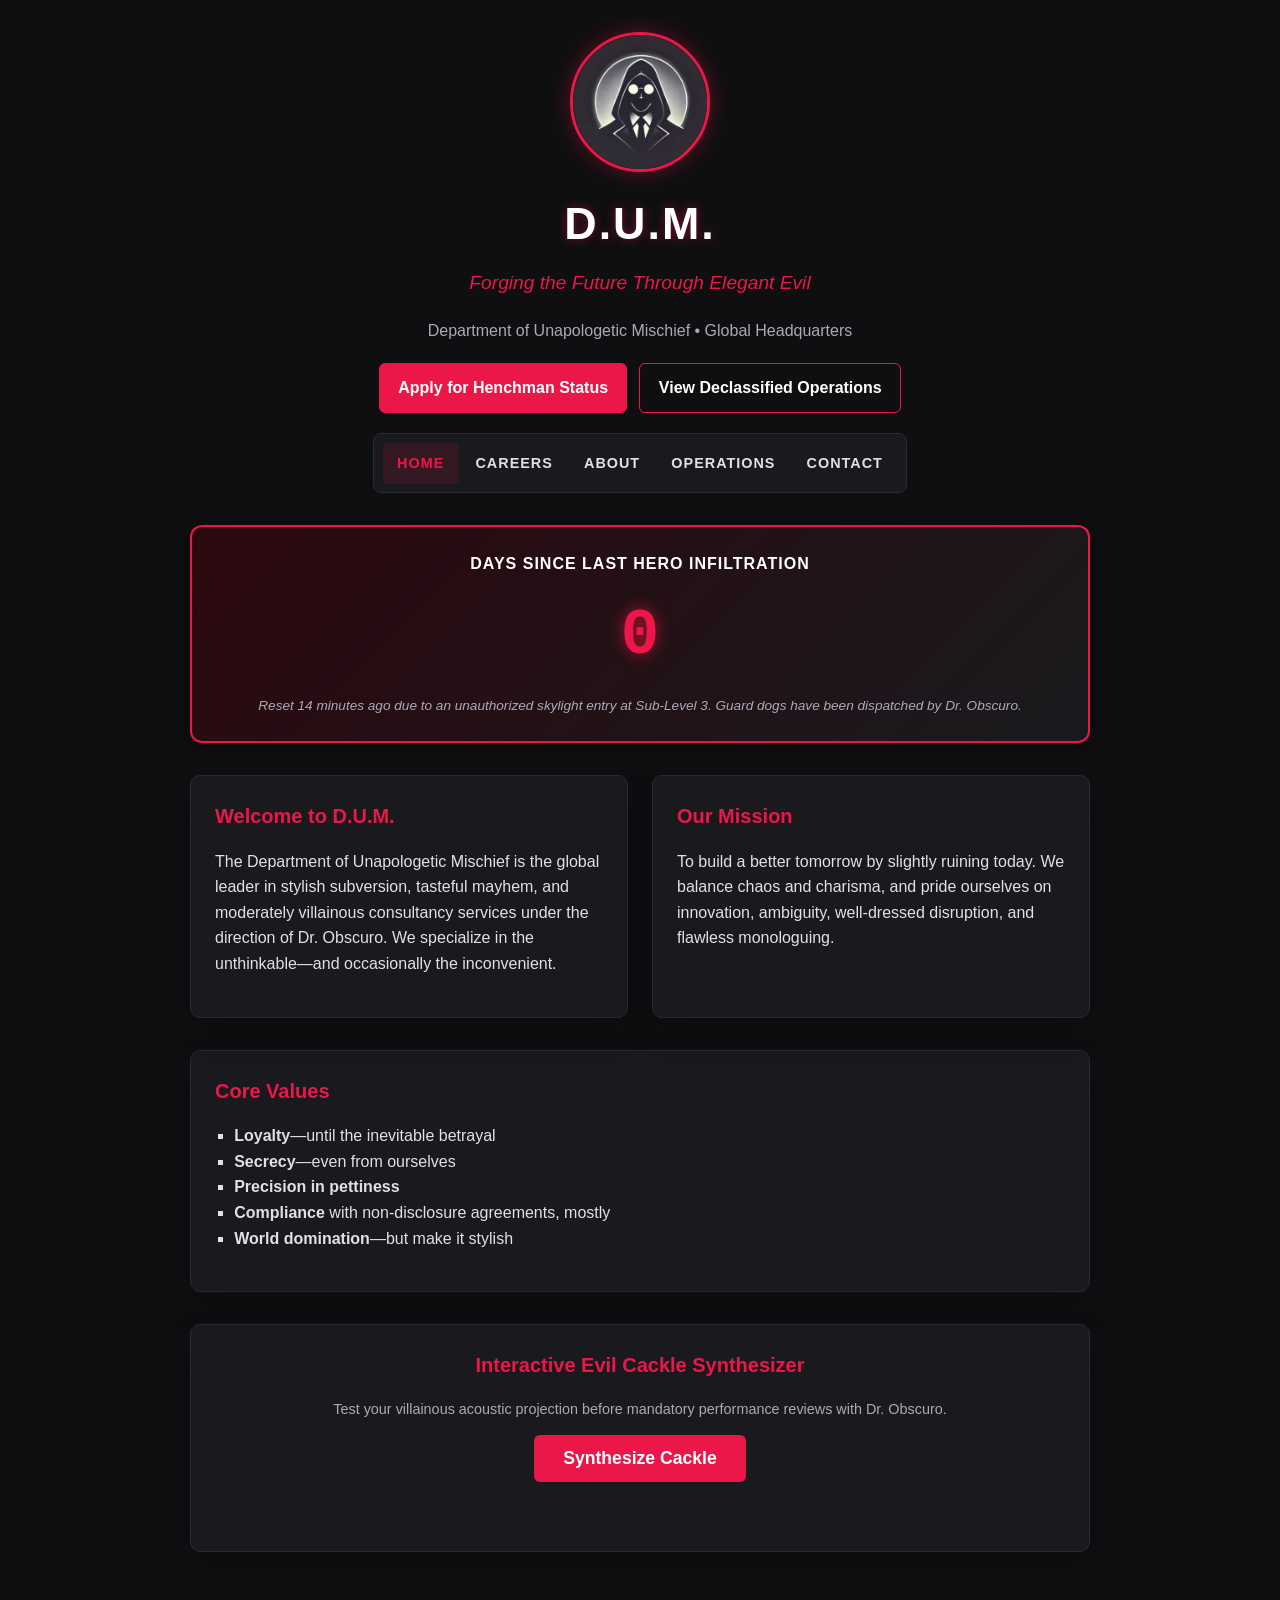
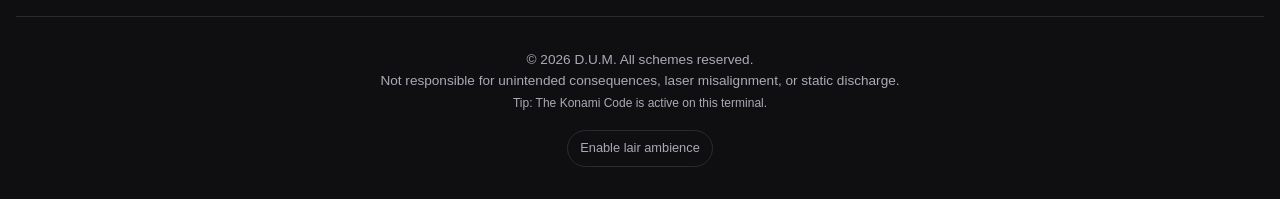
<file: index.html>
<!DOCTYPE html>
<html lang="en">
<head>
  <meta charset="UTF-8">
  <meta name="viewport" content="width=device-width, initial-scale=1.0">
  <title>D.U.M. - Department of Unapologetic Mischief</title>
  <meta name="description" content="Enter the Department of Unapologetic Mischief: elegant evil, declassified operations, and henchman recruitment under Dr. Obscuro.">
  <link rel="canonical" href="https://canadianbac0n1.github.io/Henchmen-App/index.html">
  <meta property="og:type" content="website">
  <meta property="og:title" content="D.U.M. - Department of Unapologetic Mischief">
  <meta property="og:description" content="Elegant evil, declassified operations, and henchman recruitment under Dr. Obscuro.">
  <meta property="og:url" content="https://canadianbac0n1.github.io/Henchmen-App/index.html">
  <meta property="og:image" content="https://canadianbac0n1.github.io/Henchmen-App/og.png">
  <meta property="og:image:width" content="1200">
  <meta property="og:image:height" content="630">
  <meta name="twitter:card" content="summary_large_image">
  <meta name="twitter:title" content="D.U.M. - Department of Unapologetic Mischief">
  <meta name="twitter:description" content="Elegant evil. Impeccable paperwork.">
  <meta name="twitter:image" content="https://canadianbac0n1.github.io/Henchmen-App/og.png">
  <style>
    :root {
      --bg: #0f0f11;
      --card-bg: #1a1a1e;
      --accent: #dc143c;
      --accent-hover: #ff2a55;
      --text: #e0e0e5;
      --muted: #888894;
      --border: #2a2a32;
    }
    body {
      background-color: var(--bg);
      color: var(--text);
      font-family: 'Segoe UI', Tahoma, Geneva, Verdana, sans-serif;
      text-align: center;
      margin: 0;
      padding: 2rem 1rem;
      line-height: 1.6;
    }
    header {
      margin-bottom: 2rem;
    }
    header img {
      width: 140px;
      height: 140px;
      border-radius: 50%;
      border: 3px solid var(--accent);
      box-shadow: 0 0 20px rgba(220, 20, 60, 0.4);
      margin-bottom: 1rem;
      transition: transform 0.3s ease;
    }
    header img:hover {
      transform: scale(1.05) rotate(3deg);
    }
    h1 {
      font-size: 2.8rem;
      margin: 0;
      letter-spacing: 2px;
      color: #fff;
      text-shadow: 0 0 10px rgba(220, 20, 60, 0.5);
    }
    .tagline {
      font-style: italic;
      color: var(--accent);
      font-size: 1.2rem;
      margin-top: 0.5rem;
    }
    nav {
      margin: 2rem 0;
      background: var(--card-bg);
      padding: 0.8rem;
      border-radius: 8px;
      border: 1px solid var(--border);
      display: inline-block;
    }
    nav a {
      color: var(--text);
      margin: 0 1.2rem;
      text-decoration: none;
      font-weight: 600;
      text-transform: uppercase;
      font-size: 0.9rem;
      letter-spacing: 1px;
      transition: color 0.2s ease;
    }
    nav a:hover, nav a.active {
      color: var(--accent);
    }
    .container {
      max-width: 900px;
      margin: 0 auto;
      text-align: left;
    }
    .counter-banner {
      background: linear-gradient(135deg, #2b080e 0%, #1a1a1e 100%);
      border: 2px solid var(--accent);
      border-radius: 12px;
      padding: 1.5rem;
      margin: 2rem 0;
      text-align: center;
      box-shadow: 0 4px 15px rgba(0,0,0,0.5);
    }
    .counter-number {
      font-size: 4rem;
      font-weight: 900;
      color: var(--accent);
      text-shadow: 0 0 15px rgba(220, 20, 60, 0.8);
      font-family: monospace;
      margin: 0.5rem 0;
    }
    .counter-sub {
      color: var(--muted);
      font-size: 0.85rem;
      font-style: italic;
    }
    .card-grid {
      display: grid;
      grid-template-columns: repeat(auto-fit, minmax(280px, 1fr));
      gap: 1.5rem;
      margin: 2rem 0;
    }
    .card {
      background: var(--card-bg);
      border: 1px solid var(--border);
      border-radius: 10px;
      padding: 1.5rem;
      transition: border-color 0.3s ease;
    }
    .card:hover {
      border-color: var(--accent);
    }
    .card h3 {
      color: var(--accent);
      margin-top: 0;
    }
    .card ul {
      list-style-type: square;
      padding-left: 1.2rem;
    }
    .cackle-box {
      background: var(--card-bg);
      border: 1px solid var(--border);
      border-radius: 10px;
      padding: 1.5rem;
      text-align: center;
      margin: 2rem 0;
    }
    .cackle-btn {
      background: var(--accent);
      color: white;
      border: none;
      padding: 0.8rem 1.8rem;
      font-size: 1.1rem;
      font-weight: bold;
      border-radius: 6px;
      cursor: pointer;
      transition: background 0.2s ease, transform 0.1s ease;
    }
    .cackle-btn:hover {
      background: var(--accent-hover);
      transform: translateY(-2px);
    }
    .cackle-output {
      font-family: monospace;
      font-size: 1.3rem;
      color: #55ff55;
      margin-top: 1rem;
      min-height: 1.8rem;
    }
    footer {
      margin-top: 4rem;
      font-size: 0.85rem;
      color: var(--muted);
      border-top: 1px solid var(--border);
      padding-top: 2rem;
    }
  </style>
  <link rel="stylesheet" href="site.css">
  <script src="site.js" defer></script>
</head>
<body>

  <a class="skip-link" href="#main-content">Skip to main content</a>

  <!-- Evil Orchestral Swell -->
  <audio id="swell" src="evil_swell.mp3" type="audio/mpeg" preload="none" loop></audio>

  <header>
    <img src="Dr_Obscuro_Circular_Avatar.webp" alt="Dr. Obscuro emblem" width="140" height="140" decoding="async" fetchpriority="high">
    <h1>D.U.M.</h1>
    <p class="tagline">Forging the Future Through Elegant Evil</p>
    <p class="subtitle">Department of Unapologetic Mischief &bull; Global Headquarters</p>
    <div class="hero-actions" aria-label="Featured destinations">
      <a class="button button-primary" href="careers.html">Apply for Henchman Status</a>
      <a class="button" href="operations.html">View Declassified Operations</a>
    </div>
  </header>

  <nav aria-label="Primary navigation">
    <a href="index.html" class="active" aria-current="page">Home</a>
    <a href="careers.html">Careers</a>
    <a href="about.html">About</a>
    <a href="operations.html">Operations</a>
    <a href="contact.html">Contact</a>
  </nav>

  <main class="container" id="main-content">

    <!-- Days Since Last Hero Infiltration Counter -->
    <div class="counter-banner">
      <div style="font-weight: 700; text-transform: uppercase; letter-spacing: 1px; color: #fff;">Days Since Last Hero Infiltration</div>
      <div class="counter-number">0</div>
      <div class="counter-sub">Reset 14 minutes ago due to an unauthorized skylight entry at Sub-Level 3. Guard dogs have been dispatched by Dr. Obscuro.</div>
    </div>

    <!-- Intro & Mission -->
    <div class="card-grid">
      <div class="card">
        <h2>Welcome to D.U.M.</h2>
        <p>The Department of Unapologetic Mischief is the global leader in stylish subversion, tasteful mayhem, and moderately villainous consultancy services under the direction of Dr. Obscuro. We specialize in the unthinkable—and occasionally the inconvenient.</p>
      </div>

      <div class="card">
        <h2>Our Mission</h2>
        <p>To build a better tomorrow by slightly ruining today. We balance chaos and charisma, and pride ourselves on innovation, ambiguity, well-dressed disruption, and flawless monologuing.</p>
      </div>
    </div>

    <!-- Core Values -->
    <div class="card">
      <h2>Core Values</h2>
      <ul>
        <li><strong>Loyalty</strong>—until the inevitable betrayal</li>
        <li><strong>Secrecy</strong>—even from ourselves</li>
        <li><strong>Precision in pettiness</strong></li>
        <li><strong>Compliance</strong> with non-disclosure agreements, mostly</li>
        <li><strong>World domination</strong>—but make it stylish</li>
      </ul>
    </div>

    <!-- Interactive Evil Cackle Soundboard -->
    <div class="cackle-box">
      <h2>Interactive Evil Cackle Synthesizer</h2>
      <p style="color: var(--muted); font-size: 0.9rem;">Test your villainous acoustic projection before mandatory performance reviews with Dr. Obscuro.</p>
      <button class="cackle-btn" type="button" onclick="triggerCackle()">Synthesize Cackle</button>
      <div class="cackle-output" id="cackleText" role="status" aria-live="polite"></div>
    </div>

  </main>

  <footer>
    &copy; <span data-current-year>2026</span> D.U.M. All schemes reserved.<br>
    Not responsible for unintended consequences, laser misalignment, or static discharge.<br>
    <span style="font-size: 0.75rem; color: var(--muted);">Tip: The Konami Code is active on this terminal.</span>
    <br><button class="sound-toggle" type="button" data-sound-toggle aria-pressed="false">Enable lair ambience</button>
  </footer>

  <script>
    const cackles = [
      "MWAHAHAHA... *cough* ...AHEM! MWAHAHAHA!",
      "Heh... heheh... BUAHAHAHAHAHAHAHA!",
      "Fools! They laughed at my static socks! WHO IS LAUGHING NOW?!",
      "BWAHAHAHAHA! (Subterranean reverb at 104dB)",
      "Muahaha... *slow applause* ...Muahahahaha!"
    ];

    function triggerCackle() {
      const textEl = document.getElementById('cackleText');
      const randomCackle = cackles[Math.floor(Math.random() * cackles.length)];
      textEl.innerText = randomCackle;
    }

    // Konami Code unlock for secret.html
    const secretCode = [38,38,40,40,37,39,37,39,66,65];
    let inputBuffer = [];

    window.addEventListener('keydown', function(e) {
      inputBuffer.push(e.keyCode);
      if (inputBuffer.length > secretCode.length) inputBuffer.shift();
      if (JSON.stringify(inputBuffer) === JSON.stringify(secretCode)) {
        window.open('secret.html', '_blank');
      }
    });
  </script>
</body>
</html>
</file>
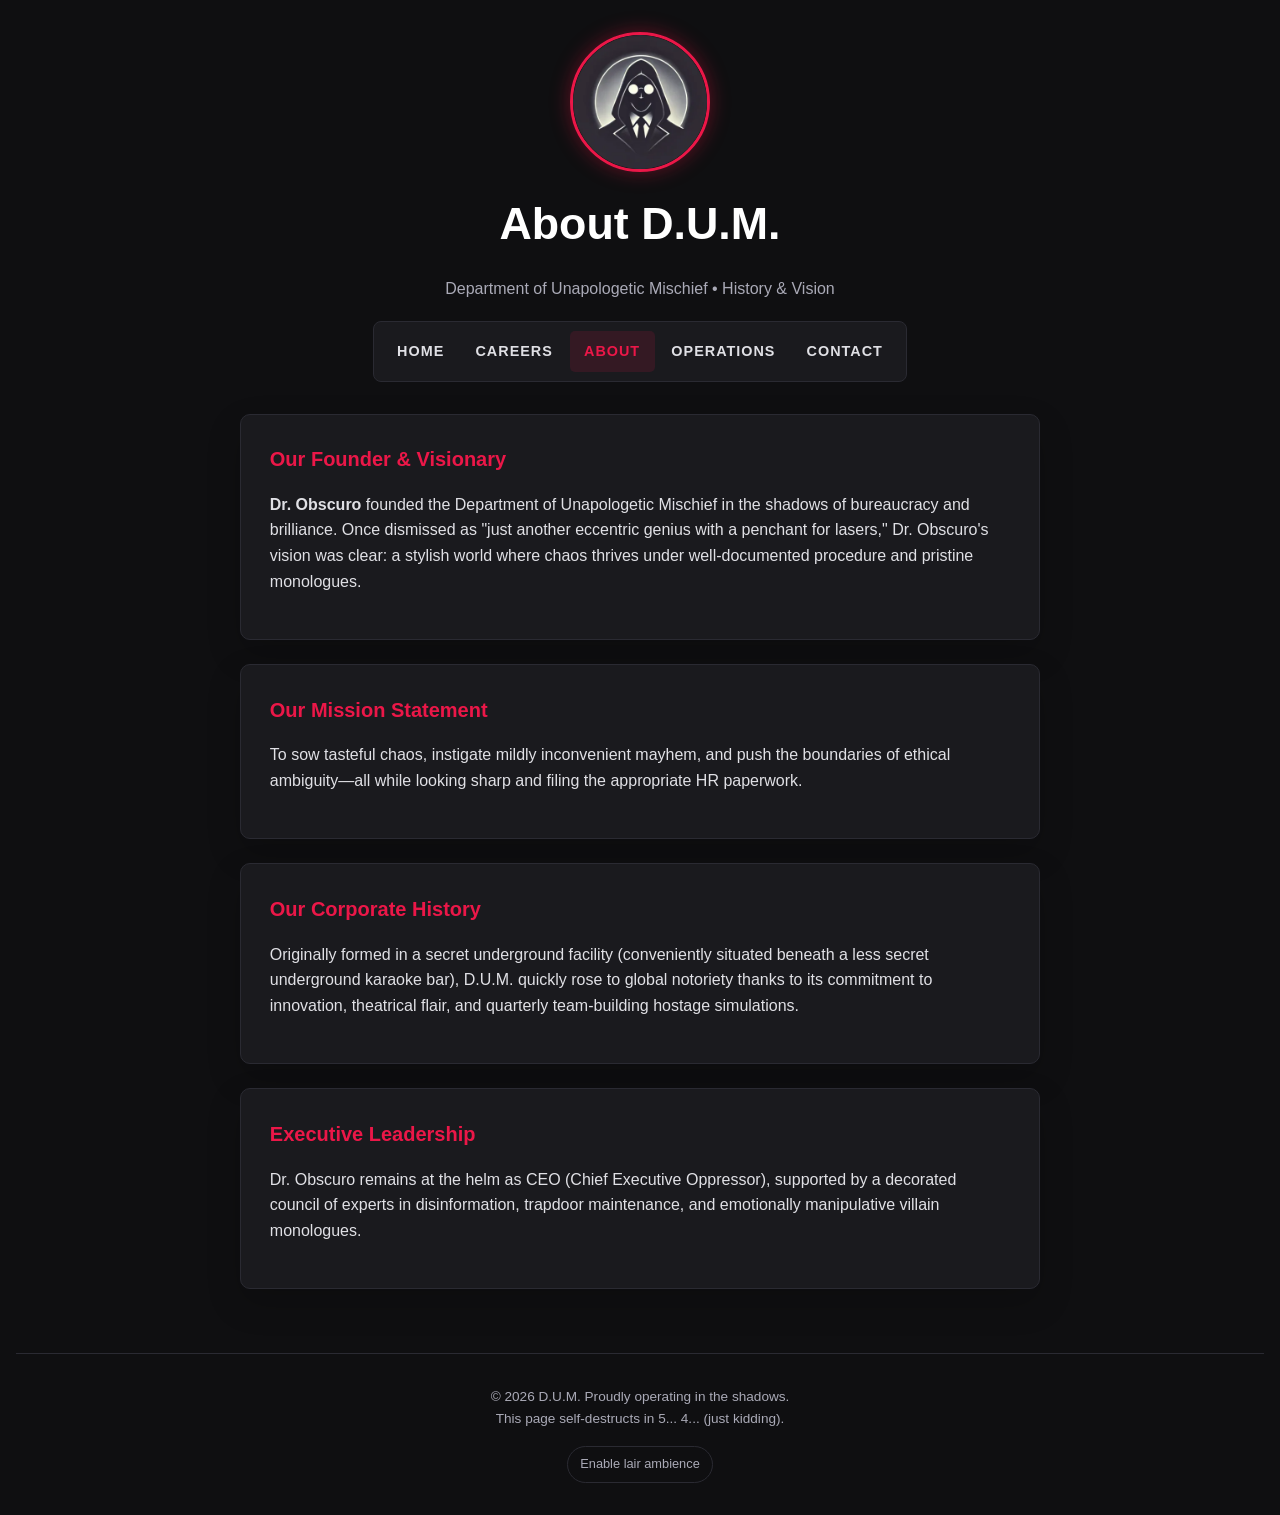
<file: about.html>
<!DOCTYPE html>
<html lang="en">
<head>
  <meta charset="UTF-8">
  <meta name="viewport" content="width=device-width, initial-scale=1.0">
  <title>About D.U.M. & Leadership</title>
  <meta name="description" content="Learn the suspiciously well-documented history, mission, and leadership structure of Dr. Obscuro's Department of Unapologetic Mischief.">
  <link rel="canonical" href="https://canadianbac0n1.github.io/Henchmen-App/about.html">
  <meta property="og:type" content="website">
  <meta property="og:title" content="About D.U.M. & Leadership">
  <meta property="og:description" content="The suspiciously well-documented history, mission, and leadership of D.U.M.">
  <meta property="og:url" content="https://canadianbac0n1.github.io/Henchmen-App/about.html">
  <meta property="og:image" content="https://canadianbac0n1.github.io/Henchmen-App/og.png">
  <meta name="twitter:card" content="summary_large_image">
  <meta name="twitter:title" content="About D.U.M. & Leadership">
  <meta name="twitter:description" content="Elegant evil. Impeccable paperwork.">
  <meta name="twitter:image" content="https://canadianbac0n1.github.io/Henchmen-App/og.png">
  <style>
    :root {
      --bg: #0f0f11;
      --card-bg: #1a1a1e;
      --accent: #dc143c;
      --text: #e0e0e5;
      --muted: #888894;
      --border: #2a2a32;
    }
    body {
      background-color: var(--bg);
      color: var(--text);
      font-family: 'Segoe UI', Tahoma, Geneva, Verdana, sans-serif;
      text-align: center;
      margin: 0;
      padding: 2rem 1rem;
      line-height: 1.6;
    }
    header {
      margin-bottom: 2rem;
    }
    header img {
      width: 140px;
      height: 140px;
      border-radius: 50%;
      border: 3px solid var(--accent);
      box-shadow: 0 0 20px rgba(220, 20, 60, 0.4);
      margin-bottom: 1rem;
    }
    h1 {
      font-size: 2.8rem;
      margin: 0;
      color: #fff;
    }
    nav {
      margin: 2rem 0;
      background: var(--card-bg);
      padding: 0.8rem;
      border-radius: 8px;
      border: 1px solid var(--border);
      display: inline-block;
    }
    nav a {
      color: var(--text);
      margin: 0 1.2rem;
      text-decoration: none;
      font-weight: 600;
      text-transform: uppercase;
      font-size: 0.9rem;
      letter-spacing: 1px;
    }
    nav a:hover, nav a.active {
      color: var(--accent);
    }
    .container {
      max-width: 800px;
      margin: 0 auto;
      text-align: left;
    }
    .card {
      background: var(--card-bg);
      border: 1px solid var(--border);
      border-radius: 10px;
      padding: 1.8rem;
      margin-bottom: 1.5rem;
    }
    .card h3 {
      color: var(--accent);
      margin-top: 0;
    }
    footer {
      margin-top: 4rem;
      font-size: 0.85rem;
      color: var(--muted);
      border-top: 1px solid var(--border);
      padding-top: 2rem;
    }
  </style>
  <link rel="stylesheet" href="site.css">
  <script src="site.js" defer></script>
</head>
<body>

  <a class="skip-link" href="#main-content">Skip to main content</a>

  <!-- Evil Orchestral Swell -->
  <audio id="swell" src="evil_swell.mp3" type="audio/mpeg" preload="none" loop></audio>

  <header>
    <img src="Dr_Obscuro_Circular_Avatar.webp" alt="Dr. Obscuro emblem" width="140" height="140" decoding="async" fetchpriority="high">
    <h1>About D.U.M.</h1>
    <p class="subtitle">Department of Unapologetic Mischief &bull; History & Vision</p>
  </header>

  <nav aria-label="Primary navigation">
    <a href="index.html">Home</a>
    <a href="careers.html">Careers</a>
    <a href="about.html" class="active" aria-current="page">About</a>
    <a href="operations.html">Operations</a>
    <a href="contact.html">Contact</a>
  </nav>

  <main class="container" id="main-content">

    <div class="card">
      <h2>Our Founder & Visionary</h2>
      <p><strong>Dr. Obscuro</strong> founded the Department of Unapologetic Mischief in the shadows of bureaucracy and brilliance. Once dismissed as "just another eccentric genius with a penchant for lasers," Dr. Obscuro's vision was clear: a stylish world where chaos thrives under well-documented procedure and pristine monologues.</p>
    </div>

    <div class="card">
      <h2>Our Mission Statement</h2>
      <p>To sow tasteful chaos, instigate mildly inconvenient mayhem, and push the boundaries of ethical ambiguity—all while looking sharp and filing the appropriate HR paperwork.</p>
    </div>

    <div class="card">
      <h2>Our Corporate History</h2>
      <p>Originally formed in a secret underground facility (conveniently situated beneath a less secret underground karaoke bar), D.U.M. quickly rose to global notoriety thanks to its commitment to innovation, theatrical flair, and quarterly team-building hostage simulations.</p>
    </div>

    <div class="card">
      <h2>Executive Leadership</h2>
      <p>Dr. Obscuro remains at the helm as CEO (Chief Executive Oppressor), supported by a decorated council of experts in disinformation, trapdoor maintenance, and emotionally manipulative villain monologues.</p>
    </div>

  </main>

  <footer>
    &copy; <span data-current-year>2026</span> D.U.M. Proudly operating in the shadows.<br>
    This page self-destructs in 5... 4... (just kidding).
    <br><button class="sound-toggle" type="button" data-sound-toggle aria-pressed="false">Enable lair ambience</button>
  </footer>
</body>
</html>
</file>
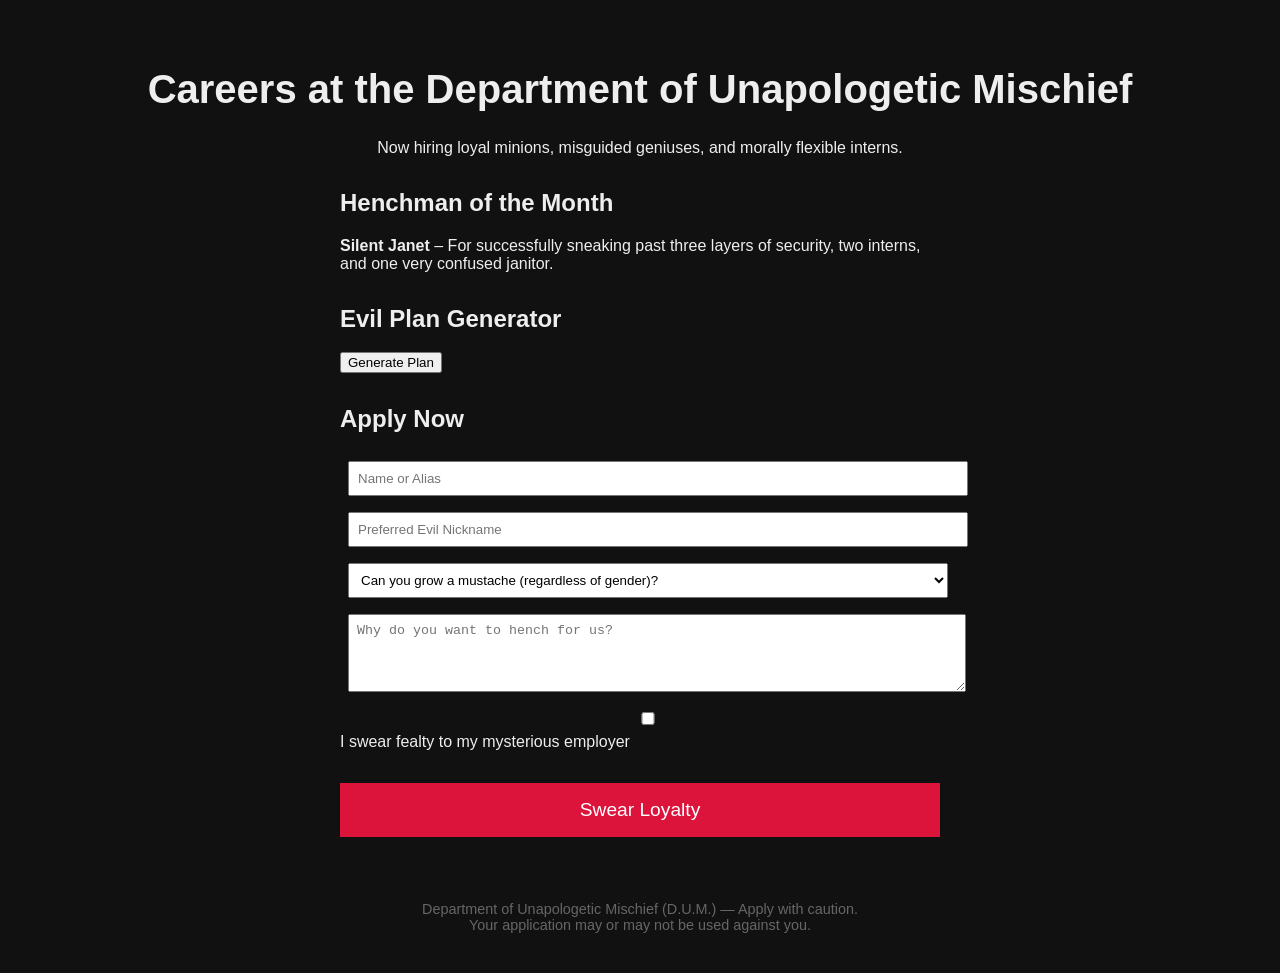
<file: Careers.html>
<!DOCTYPE html>
<html lang="en">
<head>
  <meta charset="UTF-8">
  <meta name="viewport" content="width=device-width, initial-scale=1.0">
  <title>D.U.M. Careers - Henchmen Recruitment</title>
  <style>
    body {
      background-color: #111;
      color: #eee;
      font-family: Arial, sans-serif;
      text-align: center;
      padding: 2rem;
    }
    h1 {
      font-size: 2.5rem;
    }
    form, .spotlight, .generator {
      max-width: 600px;
      margin: 2rem auto;
      text-align: left;
    }
    input, select, textarea {
      margin: 0.5rem;
      padding: 0.5rem;
      width: 100%;
    }
    .loyalty-button {
      background: crimson;
      color: white;
      padding: 1rem 2rem;
      font-size: 1.2rem;
      border: none;
      margin-top: 2rem;
      cursor: pointer;
      width: 100%;
    }
    footer {
      margin-top: 4rem;
      font-size: 0.9rem;
      color: #666;
    }
  </style>
</head>
<body>
  <!-- Evil Orchestral Swell -->
  <audio id="swell" src="evil_swell.mp3" type="audio/mpeg" loop></audio>
  <script>
    const audio = document.getElementById("swell");
    audio.volume = 0.2;
    window.addEventListener("click", () => {
      audio.play();
    }, { once: true });
  </script>

  <h1>Careers at the Department of Unapologetic Mischief</h1>
  <p>Now hiring loyal minions, misguided geniuses, and morally flexible interns.</p>

  <section class="spotlight">
    <h2>Henchman of the Month</h2>
    <p><strong>Silent Janet</strong> – For successfully sneaking past three layers of security, two interns, and one very confused janitor.</p>
  </section>

  <section class="generator">
    <h2>Evil Plan Generator</h2>
    <button onclick="generatePlan()">Generate Plan</button>
    <p id="plan"></p>
  </section>

  <form>
    <h2>Apply Now</h2>
    <input type="text" placeholder="Name or Alias" required><br>
    <input type="text" placeholder="Preferred Evil Nickname"><br>
    <select>
      <option disabled selected>Can you grow a mustache (regardless of gender)?</option>
      <option>Yes</option>
      <option>No</option>
      <option>I am the mustache</option>
    </select><br>
    <textarea placeholder="Why do you want to hench for us?" rows="4"></textarea><br>
    <input type="checkbox"> I swear fealty to my mysterious employer<br>
    <button type="submit" class="loyalty-button">Swear Loyalty</button>
  </form>

  <footer>
    Department of Unapologetic Mischief (D.U.M.) — Apply with caution.<br>
    Your application may or may not be used against you.
  </footer>

  <script>
    const plans = [
      "Replace all town signs with vague riddles.",
      "Deploy robot pigeons to disrupt lunch breaks.",
      "Leak fake weather forecasts and ruin all picnics.",
      "Launch Project Static Sock across all laundromats.",
      "Temporarily rename the moon ‘Dave’."
    ];
    function generatePlan() {
      document.getElementById("plan").innerText = plans[Math.floor(Math.random() * plans.length)];
    }
  </script>
</body>
</html>
</file>
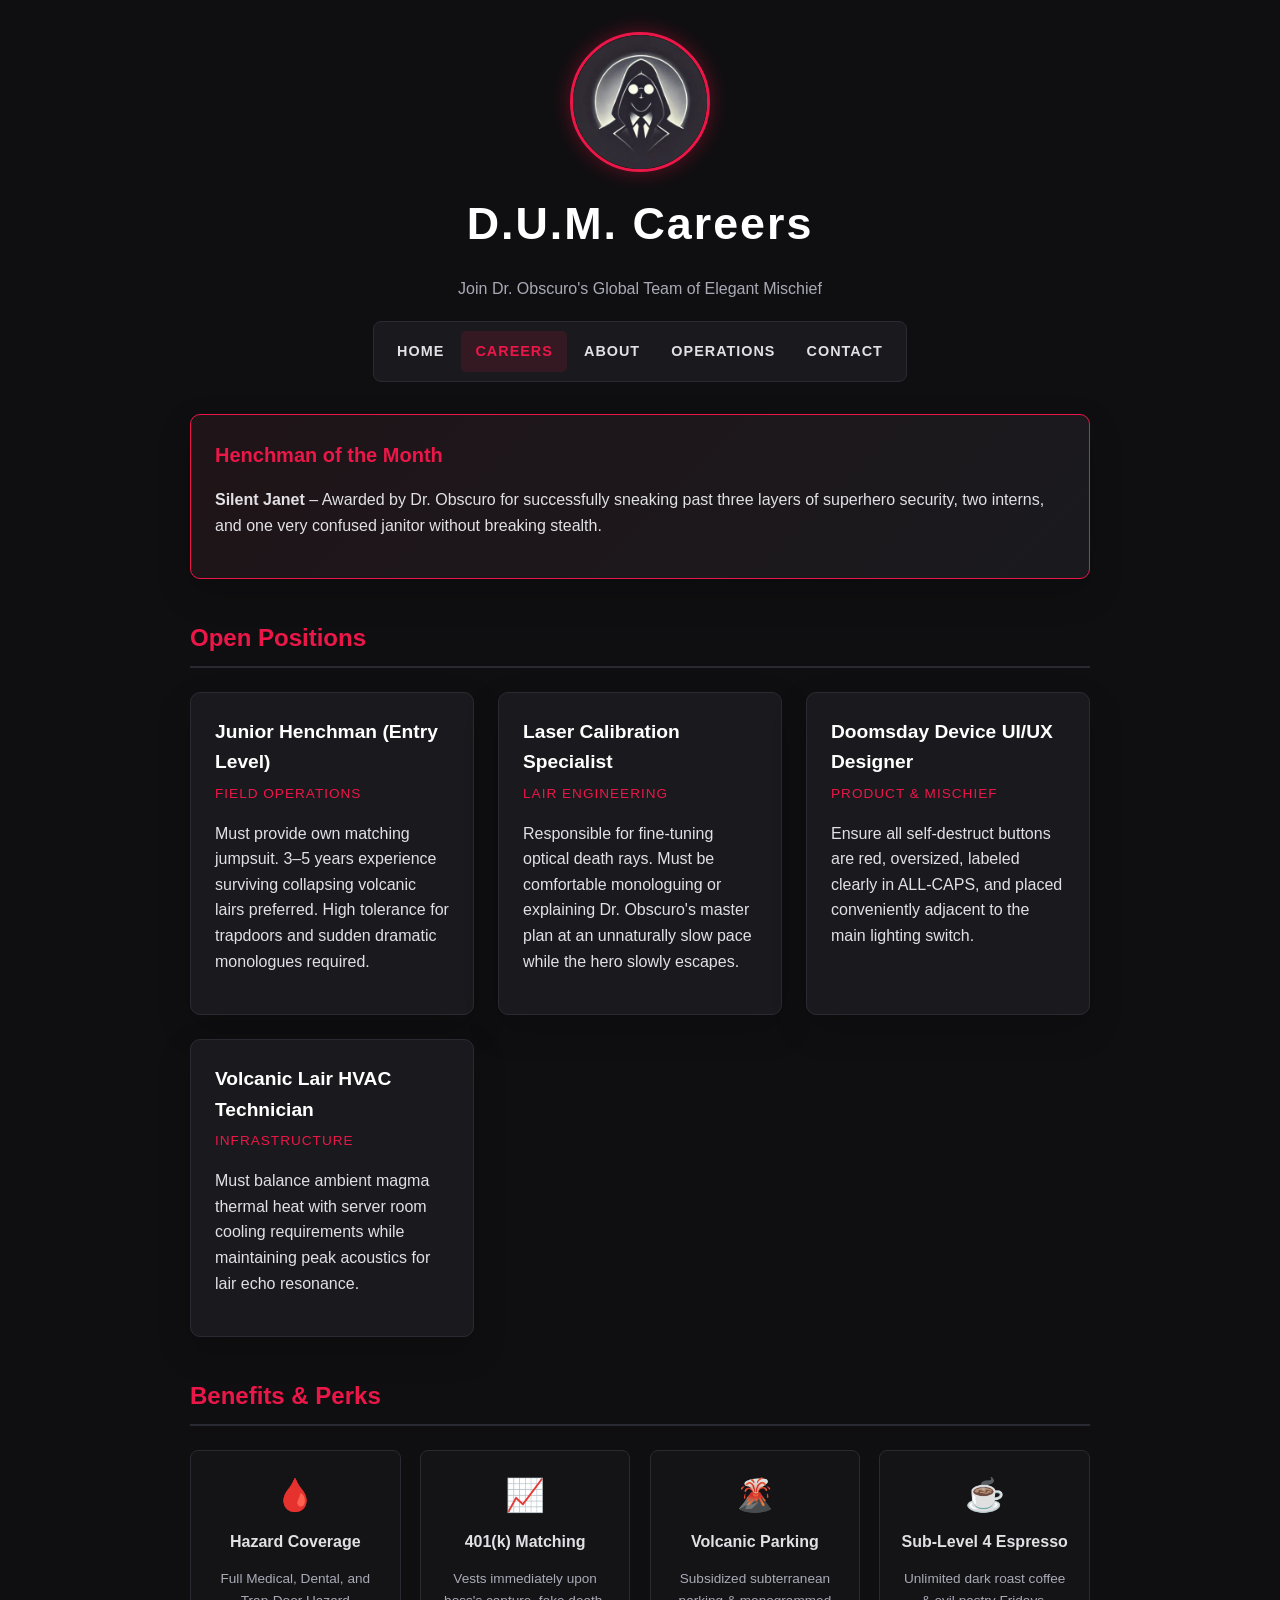
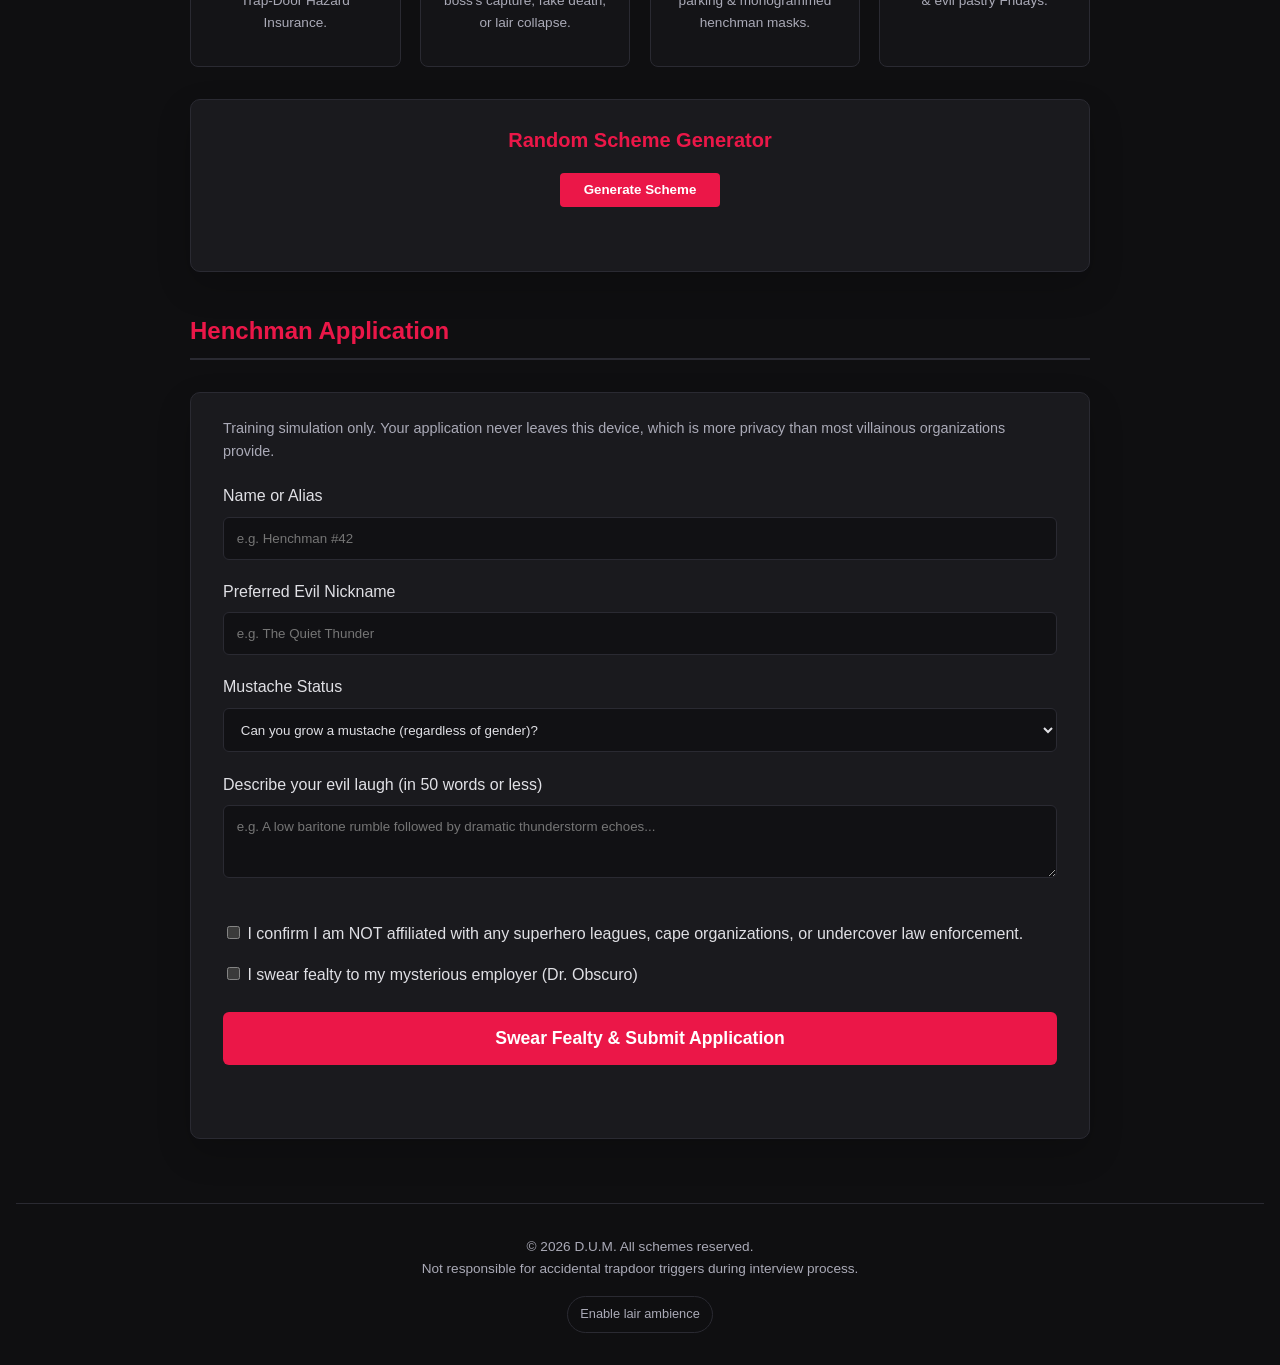
<file: careers.html>
<!DOCTYPE html>
<html lang="en">
<head>
  <meta charset="UTF-8">
  <meta name="viewport" content="width=device-width, initial-scale=1.0">
  <title>D.U.M. Careers & Recruitment</title>
  <meta name="description" content="Explore open henchman roles, highly conditional benefits, and career opportunities with Dr. Obscuro's Department of Unapologetic Mischief.">
  <link rel="canonical" href="https://canadianbac0n1.github.io/Henchmen-App/careers.html">
  <meta property="og:type" content="website">
  <meta property="og:title" content="D.U.M. Careers & Recruitment">
  <meta property="og:description" content="Open henchman roles, highly conditional benefits, and career opportunities with Dr. Obscuro.">
  <meta property="og:url" content="https://canadianbac0n1.github.io/Henchmen-App/careers.html">
  <meta property="og:image" content="https://canadianbac0n1.github.io/Henchmen-App/og.png">
  <meta name="twitter:card" content="summary_large_image">
  <meta name="twitter:title" content="D.U.M. Careers & Recruitment">
  <meta name="twitter:description" content="Your future in elegant evil begins here.">
  <meta name="twitter:image" content="https://canadianbac0n1.github.io/Henchmen-App/og.png">
  <style>
    :root {
      --bg: #0f0f11;
      --card-bg: #1a1a1e;
      --accent: #dc143c;
      --accent-hover: #ff2a55;
      --text: #e0e0e5;
      --muted: #888894;
      --border: #2a2a32;
    }
    body {
      background-color: var(--bg);
      color: var(--text);
      font-family: 'Segoe UI', Tahoma, Geneva, Verdana, sans-serif;
      text-align: center;
      margin: 0;
      padding: 2rem 1rem;
      line-height: 1.6;
    }
    header {
      margin-bottom: 2rem;
    }
    header img {
      width: 140px;
      height: 140px;
      border-radius: 50%;
      border: 3px solid var(--accent);
      box-shadow: 0 0 20px rgba(220, 20, 60, 0.4);
      margin-bottom: 1rem;
    }
    h1 {
      font-size: 2.8rem;
      margin: 0;
      letter-spacing: 2px;
      color: #fff;
    }
    nav {
      margin: 2rem 0;
      background: var(--card-bg);
      padding: 0.8rem;
      border-radius: 8px;
      border: 1px solid var(--border);
      display: inline-block;
    }
    nav a {
      color: var(--text);
      margin: 0 1.2rem;
      text-decoration: none;
      font-weight: 600;
      text-transform: uppercase;
      font-size: 0.9rem;
      letter-spacing: 1px;
    }
    nav a:hover, nav a.active {
      color: var(--accent);
    }
    .container {
      max-width: 900px;
      margin: 0 auto;
      text-align: left;
    }
    .section-title {
      color: var(--accent);
      border-bottom: 2px solid var(--border);
      padding-bottom: 0.5rem;
      margin-top: 2.5rem;
    }
    .card-grid {
      display: grid;
      grid-template-columns: repeat(auto-fit, minmax(280px, 1fr));
      gap: 1.5rem;
      margin: 1.5rem 0;
    }
    .card {
      background: var(--card-bg);
      border: 1px solid var(--border);
      border-radius: 10px;
      padding: 1.5rem;
    }
    .job-title {
      font-size: 1.2rem;
      font-weight: bold;
      color: #fff;
      margin-bottom: 0.3rem;
    }
    .job-dept {
      font-size: 0.85rem;
      color: var(--accent);
      text-transform: uppercase;
      letter-spacing: 1px;
      margin-bottom: 0.8rem;
    }
    .perks-grid {
      display: grid;
      grid-template-columns: repeat(auto-fit, minmax(200px, 1fr));
      gap: 1.2rem;
      margin: 1.5rem 0;
    }
    .perk-box {
      background: #141417;
      border: 1px solid var(--border);
      padding: 1.2rem;
      border-radius: 8px;
      text-align: center;
    }
    .perk-icon {
      font-size: 2rem;
      margin-bottom: 0.5rem;
    }
    form {
      background: var(--card-bg);
      border: 1px solid var(--border);
      border-radius: 10px;
      padding: 2rem;
      margin: 2rem 0;
    }
    input[type="text"], input[type="email"], select, textarea {
      width: 100%;
      background: #111114;
      border: 1px solid var(--border);
      color: var(--text);
      padding: 0.8rem;
      border-radius: 6px;
      margin-top: 0.5rem;
      margin-bottom: 1.2rem;
      box-sizing: border-box;
      font-family: inherit;
    }
    input:focus, select:focus, textarea:focus {
      outline: none;
      border-color: var(--accent);
    }
    .loyalty-button {
      background: var(--accent);
      color: white;
      padding: 1rem 2rem;
      font-size: 1.1rem;
      font-weight: bold;
      border: none;
      border-radius: 6px;
      cursor: pointer;
      width: 100%;
      transition: background 0.2s ease;
    }
    .loyalty-button:hover {
      background: var(--accent-hover);
    }
    .spotlight {
      background: linear-gradient(135deg, #1f1418 0%, #1a1a1e 100%);
      border: 1px solid var(--accent);
      border-radius: 10px;
      padding: 1.5rem;
      margin: 2rem 0;
    }
    footer {
      margin-top: 4rem;
      font-size: 0.85rem;
      color: var(--muted);
      border-top: 1px solid var(--border);
      padding-top: 2rem;
    }
  </style>
  <link rel="stylesheet" href="site.css">
  <script src="site.js" defer></script>
</head>
<body>

  <a class="skip-link" href="#main-content">Skip to main content</a>

  <!-- Evil Orchestral Swell -->
  <audio id="swell" src="evil_swell.mp3" type="audio/mpeg" preload="none" loop></audio>

  <header>
    <img src="Dr_Obscuro_Circular_Avatar.webp" alt="Dr. Obscuro emblem" width="140" height="140" decoding="async" fetchpriority="high">
    <h1>D.U.M. Careers</h1>
    <p class="subtitle">Join Dr. Obscuro's Global Team of Elegant Mischief</p>
  </header>

  <nav aria-label="Primary navigation">
    <a href="index.html">Home</a>
    <a href="careers.html" class="active" aria-current="page">Careers</a>
    <a href="about.html">About</a>
    <a href="operations.html">Operations</a>
    <a href="contact.html">Contact</a>
  </nav>

  <main class="container" id="main-content">

    <!-- Henchman of the Month -->
    <div class="spotlight">
      <h2>Henchman of the Month</h2>
      <p><strong>Silent Janet</strong> – Awarded by Dr. Obscuro for successfully sneaking past three layers of superhero security, two interns, and one very confused janitor without breaking stealth.</p>
    </div>

    <!-- Job Postings -->
    <h2 class="section-title">Open Positions</h2>
    <div class="card-grid">

      <div class="card">
        <h3 class="job-title">Junior Henchman (Entry Level)</h3>
        <div class="job-dept">Field Operations</div>
        <p>Must provide own matching jumpsuit. 3–5 years experience surviving collapsing volcanic lairs preferred. High tolerance for trapdoors and sudden dramatic monologues required.</p>
      </div>

      <div class="card">
        <h3 class="job-title">Laser Calibration Specialist</h3>
        <div class="job-dept">Lair Engineering</div>
        <p>Responsible for fine-tuning optical death rays. Must be comfortable monologuing or explaining Dr. Obscuro's master plan at an unnaturally slow pace while the hero slowly escapes.</p>
      </div>

      <div class="card">
        <h3 class="job-title">Doomsday Device UI/UX Designer</h3>
        <div class="job-dept">Product & Mischief</div>
        <p>Ensure all self-destruct buttons are red, oversized, labeled clearly in ALL-CAPS, and placed conveniently adjacent to the main lighting switch.</p>
      </div>

      <div class="card">
        <h3 class="job-title">Volcanic Lair HVAC Technician</h3>
        <div class="job-dept">Infrastructure</div>
        <p>Must balance ambient magma thermal heat with server room cooling requirements while maintaining peak acoustics for lair echo resonance.</p>
      </div>

    </div>

    <!-- Benefits & Perks -->
    <h2 class="section-title">Benefits & Perks</h2>
    <div class="perks-grid">
      <div class="perk-box">
        <div class="perk-icon" aria-hidden="true">🩸</div>
        <strong>Hazard Coverage</strong>
        <p style="font-size: 0.85rem; color: var(--muted);">Full Medical, Dental, and Trap-Door Hazard Insurance.</p>
      </div>
      <div class="perk-box">
        <div class="perk-icon" aria-hidden="true">📈</div>
        <strong>401(k) Matching</strong>
        <p style="font-size: 0.85rem; color: var(--muted);">Vests immediately upon boss's capture, fake death, or lair collapse.</p>
      </div>
      <div class="perk-box">
        <div class="perk-icon" aria-hidden="true">🌋</div>
        <strong>Volcanic Parking</strong>
        <p style="font-size: 0.85rem; color: var(--muted);">Subsidized subterranean parking & monogrammed henchman masks.</p>
      </div>
      <div class="perk-box">
        <div class="perk-icon" aria-hidden="true">☕</div>
        <strong>Sub-Level 4 Espresso</strong>
        <p style="font-size: 0.85rem; color: var(--muted);">Unlimited dark roast coffee & evil pastry Fridays.</p>
      </div>
    </div>

    <!-- Evil Plan Generator -->
    <div class="card" style="text-align: center; margin: 2rem 0;">
      <h2>Random Scheme Generator</h2>
      <button type="button" onclick="generatePlan()" style="background: var(--accent); color: white; border: none; padding: 0.6rem 1.5rem; border-radius: 4px; font-weight: bold; cursor: pointer;">Generate Scheme</button>
      <div id="plan" role="status" aria-live="polite" style="margin-top: 1rem; font-family: monospace; font-size: 1.1rem; color: #ffcc00; min-height: 1.5rem;"></div>
    </div>

    <!-- Application Form -->
    <h2 class="section-title">Henchman Application</h2>
    <form onsubmit="handleApply(event)">
      <p class="form-note">Training simulation only. Your application never leaves this device, which is more privacy than most villainous organizations provide.</p>
      <label for="applicant-name">Name or Alias</label>
      <input type="text" id="applicant-name" name="applicant-name" placeholder="e.g. Henchman #42" autocomplete="name" required>

      <label for="evil-nickname">Preferred Evil Nickname</label>
      <input type="text" id="evil-nickname" name="evil-nickname" placeholder="e.g. The Quiet Thunder">

      <label for="mustache-status">Mustache Status</label>
      <select id="mustache-status" name="mustache-status" required>
        <option value="" disabled selected>Can you grow a mustache (regardless of gender)?</option>
        <option value="yes">Yes</option>
        <option value="no">No</option>
        <option value="iam">I am the mustache</option>
      </select>

      <label for="evil-laugh">Describe your evil laugh (in 50 words or less)</label>
      <textarea id="evil-laugh" name="evil-laugh" rows="3" maxlength="300" placeholder="e.g. A low baritone rumble followed by dramatic thunderstorm echoes..."></textarea>

      <label style="display: block; margin: 1rem 0;">
        <input type="checkbox" id="heroCheck" name="no-hero-affiliation"> I confirm I am NOT affiliated with any superhero leagues, cape organizations, or undercover law enforcement.
      </label>

      <label style="display: block; margin-bottom: 1.5rem;">
        <input type="checkbox" name="fealty" required> I swear fealty to my mysterious employer (Dr. Obscuro)
      </label>

      <button type="submit" class="loyalty-button">Swear Fealty & Submit Application</button>
      <div id="formMsg" class="form-status" role="status" aria-live="polite"></div>
    </form>

  </main>

  <footer>
    &copy; <span data-current-year>2026</span> D.U.M. All schemes reserved.<br>
    Not responsible for accidental trapdoor triggers during interview process.
    <br><button class="sound-toggle" type="button" data-sound-toggle aria-pressed="false">Enable lair ambience</button>
  </footer>

  <script>
    const plans = [
      "Replace all city signs with vague, philosophical riddles.",
      "Deploy robot pigeons to disrupt patio lunch breaks.",
      "Leak fake weekend weather forecasts to ruin all picnics.",
      "Launch Project Static Sock across all laundromats.",
      "Reroute the municipal water supply to build a decorative moat.",
      "Temporarily rename the moon ‘Dave’."
    ];

    function generatePlan() {
      document.getElementById("plan").innerText = plans[Math.floor(Math.random() * plans.length)];
    }

    function handleApply(e) {
      e.preventDefault();
      const heroCheck = document.getElementById('heroCheck').checked;
      const msgEl = document.getElementById('formMsg');
      if (!heroCheck) {
        msgEl.style.color = '#ff4444';
        msgEl.innerText = "APPLICATION REJECTED: Potential Superhero affiliation detected! Security has been alerted to your IP.";
      } else {
        msgEl.style.color = '#55ff55';
        msgEl.innerText = "FEALTY ACCEPTED! Please report to Sub-Level 2 for jumpsuit sizing and trapdoor orientation.";
      }
    }
  </script>
</body>
</html>
</file>
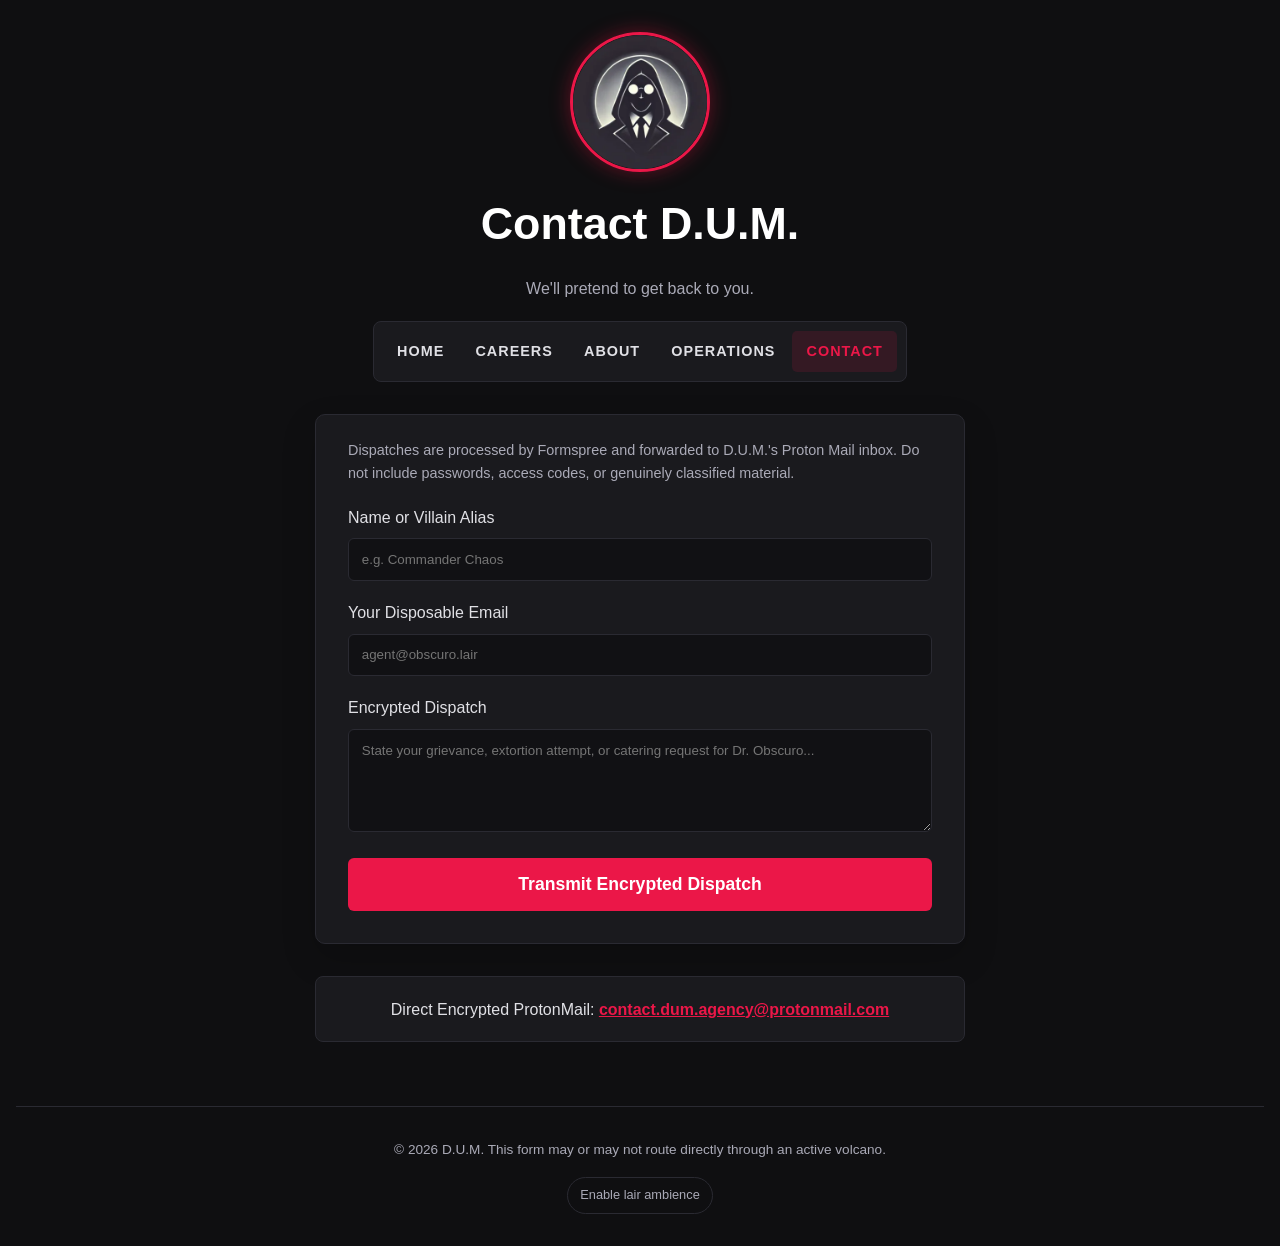
<file: contact.html>
<!DOCTYPE html>
<html lang="en">
<head>
  <meta charset="UTF-8">
  <meta name="viewport" content="width=device-width, initial-scale=1.0">
  <title>Contact D.U.M. Dispatches</title>
  <meta name="description" content="Send an encrypted-ish dispatch to Dr. Obscuro and the Department of Unapologetic Mischief.">
  <link rel="canonical" href="https://canadianbac0n1.github.io/Henchmen-App/contact.html">
  <meta property="og:type" content="website">
  <meta property="og:title" content="Contact D.U.M. Dispatches">
  <meta property="og:description" content="Send an encrypted-ish dispatch to Dr. Obscuro.">
  <meta property="og:url" content="https://canadianbac0n1.github.io/Henchmen-App/contact.html">
  <meta property="og:image" content="https://canadianbac0n1.github.io/Henchmen-App/og.png">
  <meta name="twitter:card" content="summary_large_image">
  <meta name="twitter:title" content="Contact D.U.M. Dispatches">
  <meta name="twitter:description" content="We'll pretend to get back to you.">
  <meta name="twitter:image" content="https://canadianbac0n1.github.io/Henchmen-App/og.png">
  <style>
    :root {
      --bg: #0f0f11;
      --card-bg: #1a1a1e;
      --accent: #dc143c;
      --accent-hover: #ff2a55;
      --text: #e0e0e5;
      --muted: #888894;
      --border: #2a2a32;
    }
    body {
      background-color: var(--bg);
      color: var(--text);
      font-family: 'Segoe UI', Tahoma, Geneva, Verdana, sans-serif;
      text-align: center;
      margin: 0;
      padding: 2rem 1rem;
      line-height: 1.6;
    }
    header {
      margin-bottom: 2rem;
    }
    header img {
      width: 140px;
      height: 140px;
      border-radius: 50%;
      border: 3px solid var(--accent);
      box-shadow: 0 0 20px rgba(220, 20, 60, 0.4);
      margin-bottom: 1rem;
    }
    h1 {
      font-size: 2.8rem;
      margin: 0;
      color: #fff;
    }
    nav {
      margin: 2rem 0;
      background: var(--card-bg);
      padding: 0.8rem;
      border-radius: 8px;
      border: 1px solid var(--border);
      display: inline-block;
    }
    nav a {
      color: var(--text);
      margin: 0 1.2rem;
      text-decoration: none;
      font-weight: 600;
      text-transform: uppercase;
      font-size: 0.9rem;
      letter-spacing: 1px;
    }
    nav a:hover, nav a.active {
      color: var(--accent);
    }
    .container {
      max-width: 650px;
      margin: 0 auto;
      text-align: left;
    }
    form {
      background: var(--card-bg);
      border: 1px solid var(--border);
      border-radius: 10px;
      padding: 2rem;
      margin: 2rem 0;
    }
    input[type="text"], input[type="email"], textarea {
      width: 100%;
      background: #111114;
      border: 1px solid var(--border);
      color: var(--text);
      padding: 0.8rem;
      border-radius: 6px;
      margin-top: 0.5rem;
      margin-bottom: 1.2rem;
      box-sizing: border-box;
      font-family: inherit;
    }
    input:focus, textarea:focus {
      outline: none;
      border-color: var(--accent);
    }
    button {
      background: var(--accent);
      color: white;
      padding: 1rem 2rem;
      font-size: 1.1rem;
      font-weight: bold;
      border: none;
      border-radius: 6px;
      cursor: pointer;
      width: 100%;
      transition: background 0.2s ease;
    }
    button:hover {
      background: var(--accent-hover);
    }
    footer {
      margin-top: 4rem;
      font-size: 0.85rem;
      color: var(--muted);
      border-top: 1px solid var(--border);
      padding-top: 2rem;
    }
  </style>
  <link rel="stylesheet" href="site.css">
  <script src="site.js" defer></script>
</head>
<body>

  <a class="skip-link" href="#main-content">Skip to main content</a>

  <!-- Evil Orchestral Swell -->
  <audio id="swell" src="evil_swell.mp3" type="audio/mpeg" preload="none" loop></audio>

  <header>
    <img src="Dr_Obscuro_Circular_Avatar.webp" alt="Dr. Obscuro emblem" width="140" height="140" decoding="async" fetchpriority="high">
    <h1>Contact D.U.M.</h1>
    <p class="subtitle">We'll pretend to get back to you.</p>
  </header>

  <nav aria-label="Primary navigation">
    <a href="index.html">Home</a>
    <a href="careers.html">Careers</a>
    <a href="about.html">About</a>
    <a href="operations.html">Operations</a>
    <a href="contact.html" class="active" aria-current="page">Contact</a>
  </nav>

  <main class="container" id="main-content">
    <form action="https://formspree.io/f/xqaplzka" method="POST" aria-describedby="dispatch-privacy">
      <p class="form-note" id="dispatch-privacy">Dispatches are processed by Formspree and forwarded to D.U.M.'s Proton Mail inbox. Do not include passwords, access codes, or genuinely classified material.</p>
      <label for="name">Name or Villain Alias</label>
      <input type="text" id="name" name="name" placeholder="e.g. Commander Chaos" autocomplete="name" required>

      <label for="email">Your Disposable Email</label>
      <input type="email" id="email" name="email" placeholder="agent@obscuro.lair" autocomplete="email" required>

      <label for="message">Encrypted Dispatch</label>
      <textarea id="message" name="message" rows="5" placeholder="State your grievance, extortion attempt, or catering request for Dr. Obscuro..." required></textarea>

      <button type="submit">Transmit Encrypted Dispatch</button>
      <input type="hidden" name="_subject" value="New Message from D.U.M. Contact Form">
      <input type="hidden" name="_captcha" value="false">
    </form>

    <div class="email-card" style="background: var(--card-bg); border: 1px solid var(--border); padding: 1.2rem; border-radius: 8px; text-align: center;">
      Direct Encrypted ProtonMail: <a href="mailto:contact.dum.agency@protonmail.com">contact.dum.agency@protonmail.com</a>
    </div>
  </main>

  <footer>
    &copy; <span data-current-year>2026</span> D.U.M. This form may or may not route directly through an active volcano.
    <br><button class="sound-toggle" type="button" data-sound-toggle aria-pressed="false">Enable lair ambience</button>
  </footer>
</body>
</html>
</file>
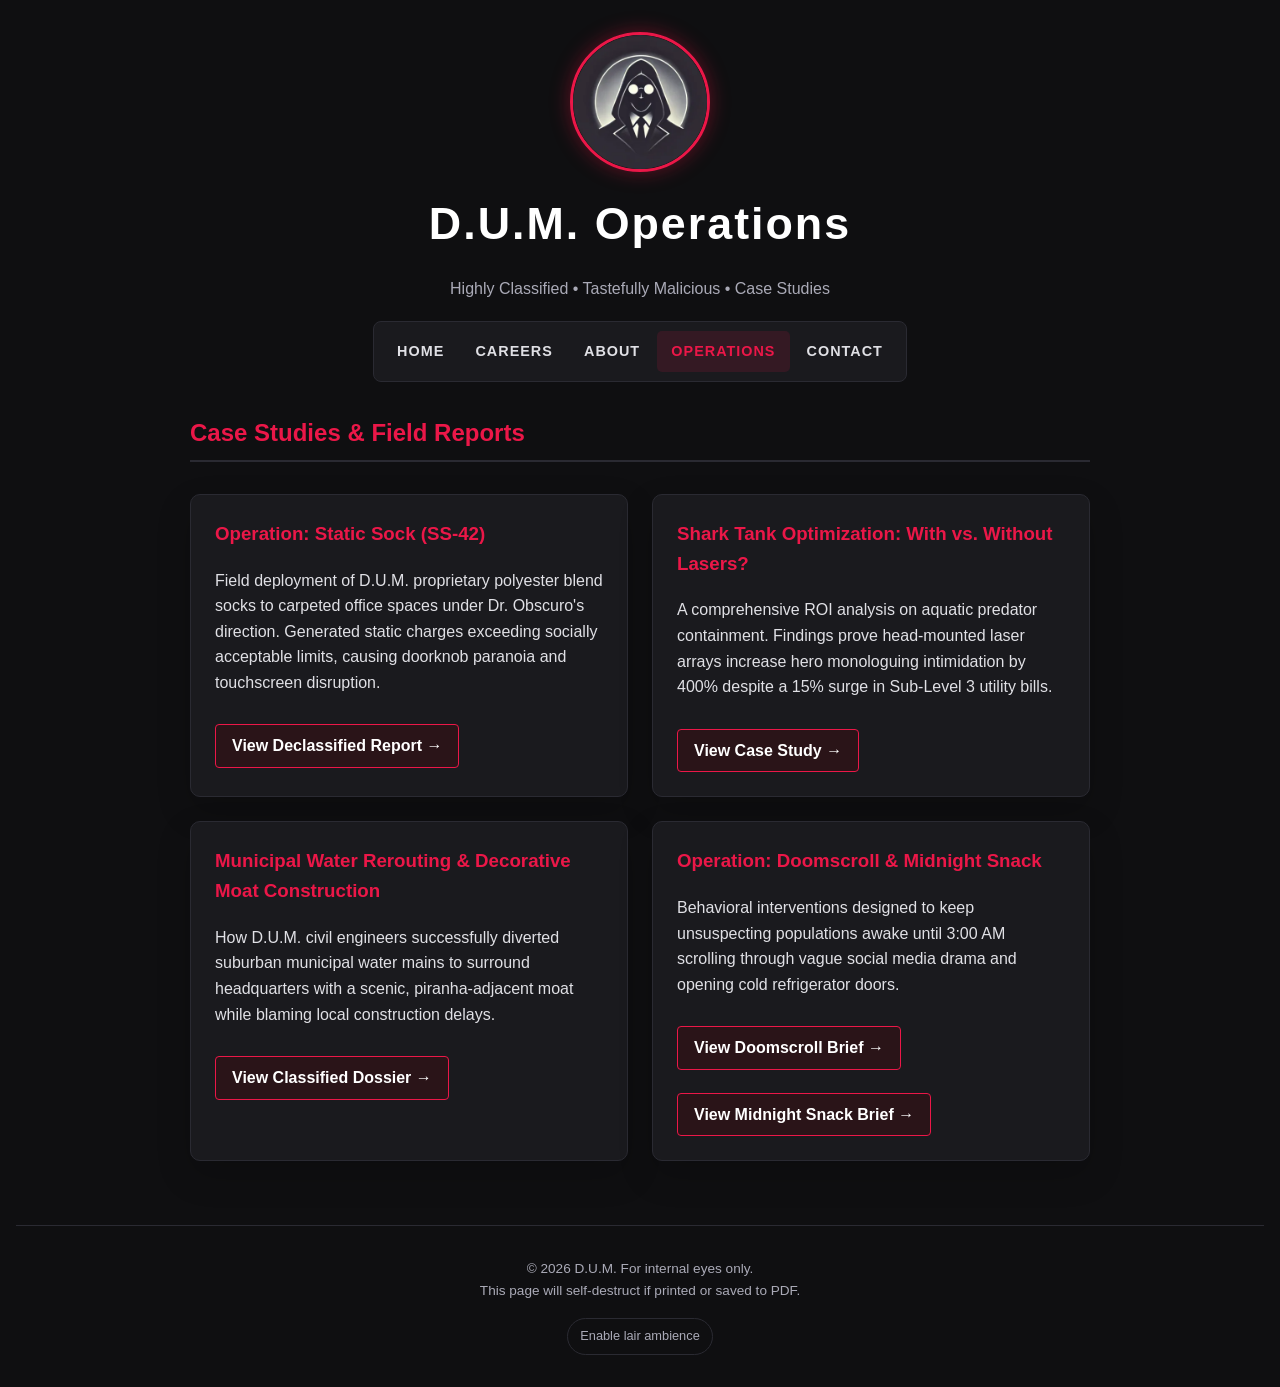
<file: operations.html>
<!DOCTYPE html>
<html lang="en">
<head>
  <meta charset="UTF-8">
  <meta name="viewport" content="width=device-width, initial-scale=1.0">
  <title>D.U.M. Operations & Case Studies</title>
  <meta name="description" content="Browse declassified D.U.M. field reports, operational briefs, and case studies in tastefully malicious project management.">
  <link rel="canonical" href="https://canadianbac0n1.github.io/Henchmen-App/operations.html">
  <meta property="og:type" content="website">
  <meta property="og:title" content="D.U.M. Operations & Case Studies">
  <meta property="og:description" content="Declassified reports in tasteful mayhem and impeccably managed inconvenience.">
  <meta property="og:url" content="https://canadianbac0n1.github.io/Henchmen-App/operations.html">
  <meta property="og:image" content="https://canadianbac0n1.github.io/Henchmen-App/og.png">
  <meta name="twitter:card" content="summary_large_image">
  <meta name="twitter:title" content="D.U.M. Operations & Case Studies">
  <meta name="twitter:description" content="Highly classified. Tastefully malicious.">
  <meta name="twitter:image" content="https://canadianbac0n1.github.io/Henchmen-App/og.png">
  <style>
    :root {
      --bg: #0f0f11;
      --card-bg: #1a1a1e;
      --accent: #dc143c;
      --accent-hover: #ff2a55;
      --text: #e0e0e5;
      --muted: #888894;
      --border: #2a2a32;
    }
    body {
      background-color: var(--bg);
      color: var(--text);
      font-family: 'Segoe UI', Tahoma, Geneva, Verdana, sans-serif;
      text-align: center;
      margin: 0;
      padding: 2rem 1rem;
      line-height: 1.6;
    }
    header {
      margin-bottom: 2rem;
    }
    header img {
      width: 140px;
      height: 140px;
      border-radius: 50%;
      border: 3px solid var(--accent);
      box-shadow: 0 0 20px rgba(220, 20, 60, 0.4);
      margin-bottom: 1rem;
    }
    h1 {
      font-size: 2.8rem;
      margin: 0;
      letter-spacing: 2px;
      color: #fff;
    }
    nav {
      margin: 2rem 0;
      background: var(--card-bg);
      padding: 0.8rem;
      border-radius: 8px;
      border: 1px solid var(--border);
      display: inline-block;
    }
    nav a {
      color: var(--text);
      margin: 0 1.2rem;
      text-decoration: none;
      font-weight: 600;
      text-transform: uppercase;
      font-size: 0.9rem;
      letter-spacing: 1px;
    }
    nav a:hover, nav a.active {
      color: var(--accent);
    }
    .container {
      max-width: 900px;
      margin: 0 auto;
      text-align: left;
    }
    .card-grid {
      display: grid;
      grid-template-columns: repeat(auto-fit, minmax(380px, 1fr));
      gap: 1.5rem;
      margin: 2rem 0;
    }
    .card {
      background: var(--card-bg);
      border: 1px solid var(--border);
      border-radius: 10px;
      padding: 1.5rem;
    }
    .card h3 {
      color: var(--accent);
      margin-top: 0;
    }
    .op-link {
      display: inline-block;
      margin-top: 0.8rem;
      color: #fff;
      background: #2a1418;
      border: 1px solid var(--accent);
      padding: 0.5rem 1rem;
      border-radius: 4px;
      text-decoration: none;
      font-weight: bold;
      transition: background 0.2s ease;
    }
    .op-link:hover {
      background: var(--accent);
    }
    footer {
      margin-top: 4rem;
      font-size: 0.85rem;
      color: var(--muted);
      border-top: 1px solid var(--border);
      padding-top: 2rem;
    }
  </style>
  <link rel="stylesheet" href="site.css">
  <script src="site.js" defer></script>
</head>
<body>

  <a class="skip-link" href="#main-content">Skip to main content</a>

  <!-- Evil Orchestral Swell -->
  <audio id="swell" src="evil_swell.mp3" type="audio/mpeg" preload="none" loop></audio>

  <header>
    <img src="Dr_Obscuro_Circular_Avatar.webp" alt="Dr. Obscuro emblem" width="140" height="140" decoding="async" fetchpriority="high">
    <h1>D.U.M. Operations</h1>
    <p class="subtitle">Highly Classified &bull; Tastefully Malicious &bull; Case Studies</p>
  </header>

  <nav aria-label="Primary navigation">
    <a href="index.html">Home</a>
    <a href="careers.html">Careers</a>
    <a href="about.html">About</a>
    <a href="operations.html" class="active" aria-current="page">Operations</a>
    <a href="contact.html">Contact</a>
  </nav>

  <main class="container" id="main-content">

    <h2 style="color: var(--accent); border-bottom: 2px solid var(--border); padding-bottom: 0.5rem;">Case Studies & Field Reports</h2>

    <div class="card-grid">

      <div class="card">
        <h3>Operation: Static Sock (SS-42)</h3>
        <p>Field deployment of D.U.M. proprietary polyester blend socks to carpeted office spaces under Dr. Obscuro's direction. Generated static charges exceeding socially acceptable limits, causing doorknob paranoia and touchscreen disruption.</p>
        <a href="ops_static-sock.html" class="op-link">View Declassified Report &rarr;</a>
      </div>

      <div class="card">
        <h3>Shark Tank Optimization: With vs. Without Lasers?</h3>
        <p>A comprehensive ROI analysis on aquatic predator containment. Findings prove head-mounted laser arrays increase hero monologuing intimidation by 400% despite a 15% surge in Sub-Level 3 utility bills.</p>
        <a href="ops_operation-discomfort.html" class="op-link">View Case Study &rarr;</a>
      </div>

      <div class="card">
        <h3>Municipal Water Rerouting & Decorative Moat Construction</h3>
        <p>How D.U.M. civil engineers successfully diverted suburban municipal water mains to surround headquarters with a scenic, piranha-adjacent moat while blaming local construction delays.</p>
        <a href="ops_redacted-retaliation.html" class="op-link">View Classified Dossier &rarr;</a>
      </div>

      <div class="card">
        <h3>Operation: Doomscroll & Midnight Snack</h3>
        <p>Behavioral interventions designed to keep unsuspecting populations awake until 3:00 AM scrolling through vague social media drama and opening cold refrigerator doors.</p>
        <div class="op-actions">
          <a href="ops_doomscroll.html" class="op-link">View Doomscroll Brief &rarr;</a>
          <a href="ops_midnight-snack.html" class="op-link">View Midnight Snack Brief &rarr;</a>
        </div>
      </div>

    </div>

  </main>

  <footer>
    &copy; <span data-current-year>2026</span> D.U.M. For internal eyes only.<br>
    This page will self-destruct if printed or saved to PDF.
    <br><button class="sound-toggle" type="button" data-sound-toggle aria-pressed="false">Enable lair ambience</button>
  </footer>

  <script>
    // Konami Code unlock for secret.html
    const secretCode = [38,38,40,40,37,39,37,39,66,65];
    let inputBuffer = [];

    window.addEventListener('keydown', function(e) {
      inputBuffer.push(e.keyCode);
      if (inputBuffer.length > secretCode.length) inputBuffer.shift();
      if (JSON.stringify(inputBuffer) === JSON.stringify(secretCode)) {
        window.open('secret.html', '_blank');
      }
    });
  </script>
</body>
</html>
</file>
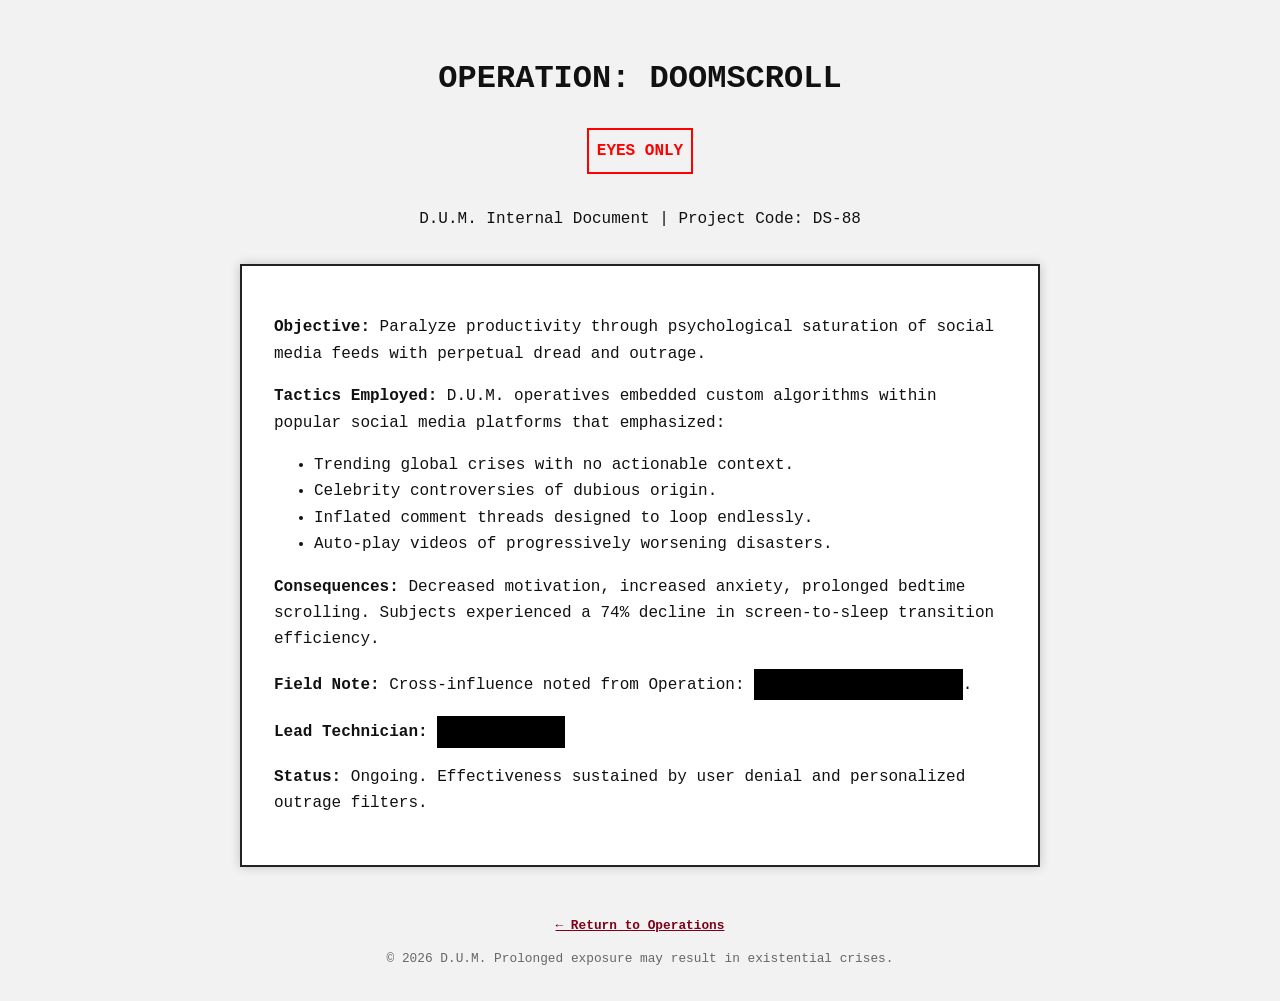
<file: ops_doomscroll.html>
<!DOCTYPE html>
<html lang="en">
<head>
  <meta charset="UTF-8">
  <meta name="viewport" content="width=device-width, initial-scale=1.0">
  <title>Operation: Doomscroll</title>
  <meta name="description" content="Declassified D.U.M. operational brief on late-night doomscrolling and low-grade existential disruption.">
  <link rel="canonical" href="https://canadianbac0n1.github.io/Henchmen-App/ops_doomscroll.html">
  <meta property="og:type" content="article">
  <meta property="og:title" content="Operation: Doomscroll">
  <meta property="og:description" content="An operational brief on algorithms, vague social drama, and sleep deprivation.">
  <meta property="og:url" content="https://canadianbac0n1.github.io/Henchmen-App/ops_doomscroll.html">
  <style>
    body {
      background-color: #f2f2f2;
      color: #111;
      font-family: "Courier New", Courier, monospace;
      padding: 2rem;
    }
    header {
      text-align: center;
      margin-bottom: 2rem;
    }
    h1 {
      font-size: 2rem;
      text-transform: uppercase;
    }
    .classified {
      font-size: 1.2rem;
      background-color: black;
      color: black;
      display: inline-block;
      padding: 0 0.4rem;
    }
    .report {
      max-width: 800px;
      margin: auto;
      background: white;
      padding: 2rem;
      box-shadow: 0 0 10px rgba(0,0,0,0.2);
      border: 2px solid #222;
    }
    .stamp {
      text-transform: uppercase;
      font-weight: bold;
      color: red;
      border: 2px solid red;
      padding: 0.5rem;
      display: inline-block;
      margin-bottom: 1rem;
    }
    footer {
      text-align: center;
      margin-top: 3rem;
      font-size: 0.8rem;
      color: #666;
    }
  </style>
  <link rel="stylesheet" href="dossier.css">
  <script src="site.js" defer></script>
</head>
<body>
  <header>
    <h1>Operation: Doomscroll</h1>
    <div class="stamp">Eyes Only</div>
    <p>D.U.M. Internal Document | Project Code: DS-88</p>
  </header>

  <main class="report">
    <p><strong>Objective:</strong> Paralyze productivity through psychological saturation of social media feeds with perpetual dread and outrage.</p>

    <p><strong>Tactics Employed:</strong> D.U.M. operatives embedded custom algorithms within popular social media platforms that emphasized:</p>
    <ul>
      <li>Trending global crises with no actionable context.</li>
      <li>Celebrity controversies of dubious origin.</li>
      <li>Inflated comment threads designed to loop endlessly.</li>
      <li>Auto-play videos of progressively worsening disasters.</li>
    </ul>

    <p><strong>Consequences:</strong> Decreased motivation, increased anxiety, prolonged bedtime scrolling. Subjects experienced a 74% decline in screen-to-sleep transition efficiency.</p>

    <p><strong>Field Note:</strong> Cross-influence noted from Operation: <span class="classified">███ ████ ████████</span>.</p>

    <p><strong>Lead Technician:</strong> <span class="classified">██████████</span></p>
    <p><strong>Status:</strong> Ongoing. Effectiveness sustained by user denial and personalized outrage filters.</p>
  </main>

  <footer>
    <a class="back-link" href="operations.html">&larr; Return to Operations</a><br>
    &copy; <span data-current-year>2026</span> D.U.M. Prolonged exposure may result in existential crises.
  </footer>
</body>
</html>
</file>
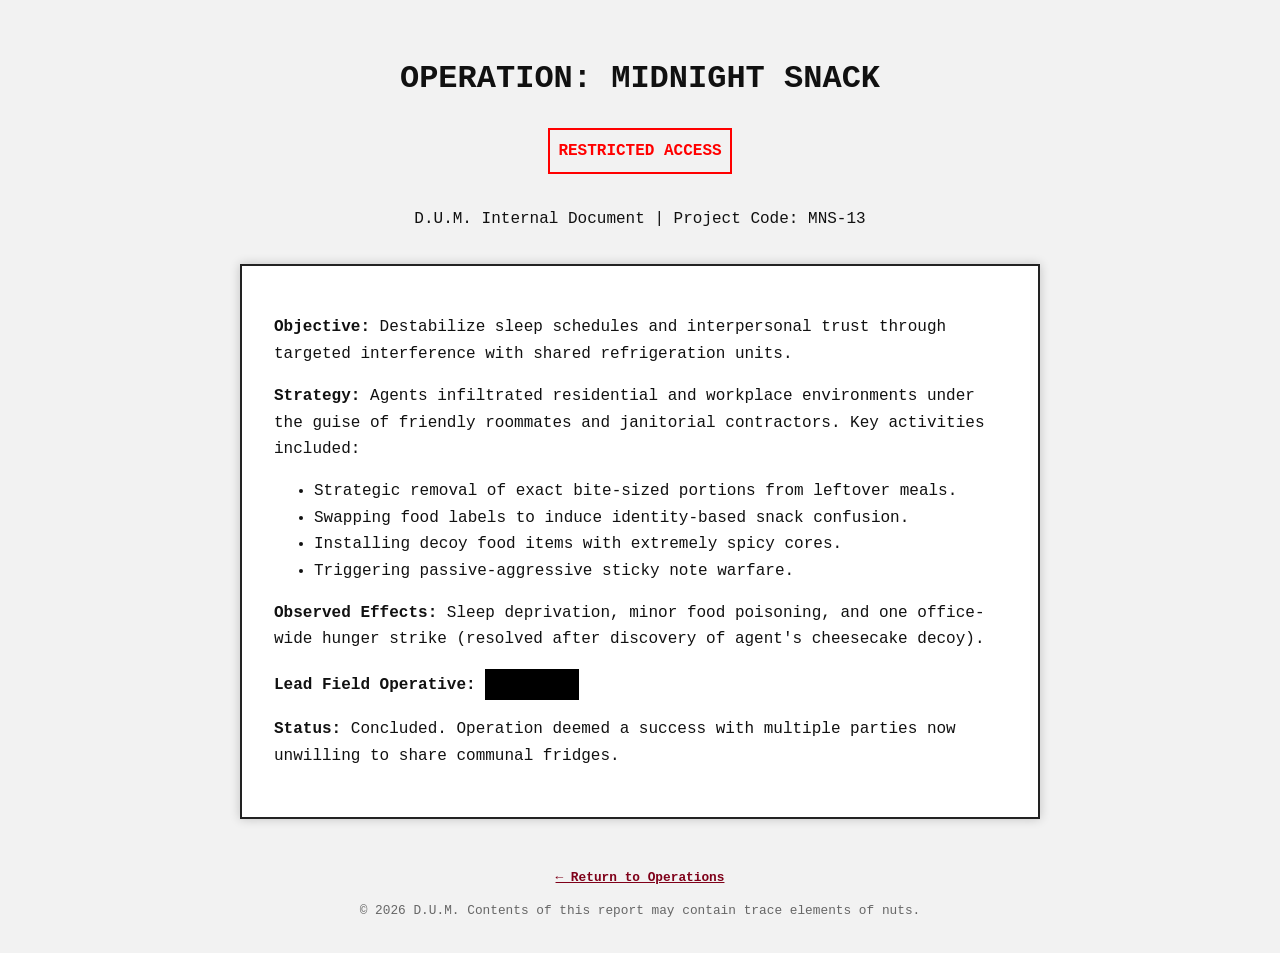
<file: ops_midnight-snack.html>
<!DOCTYPE html>
<html lang="en">
<head>
  <meta charset="UTF-8">
  <meta name="viewport" content="width=device-width, initial-scale=1.0">
  <title>Operation: Midnight Snack</title>
  <meta name="description" content="Declassified D.U.M. report on refrigerated indecision, nocturnal snacking, and trace elements of nuts.">
  <link rel="canonical" href="https://canadianbac0n1.github.io/Henchmen-App/ops_midnight-snack.html">
  <meta property="og:type" content="article">
  <meta property="og:title" content="Operation: Midnight Snack">
  <meta property="og:description" content="A field report on refrigerated indecision and late-night culinary disruption.">
  <meta property="og:url" content="https://canadianbac0n1.github.io/Henchmen-App/ops_midnight-snack.html">
  <style>
    body {
      background-color: #f2f2f2;
      color: #111;
      font-family: "Courier New", Courier, monospace;
      padding: 2rem;
    }
    header {
      text-align: center;
      margin-bottom: 2rem;
    }
    h1 {
      font-size: 2rem;
      text-transform: uppercase;
    }
    .classified {
      font-size: 1.2rem;
      background-color: black;
      color: black;
      display: inline-block;
      padding: 0 0.4rem;
    }
    .report {
      max-width: 800px;
      margin: auto;
      background: white;
      padding: 2rem;
      box-shadow: 0 0 10px rgba(0,0,0,0.2);
      border: 2px solid #222;
    }
    .stamp {
      text-transform: uppercase;
      font-weight: bold;
      color: red;
      border: 2px solid red;
      padding: 0.5rem;
      display: inline-block;
      margin-bottom: 1rem;
    }
    footer {
      text-align: center;
      margin-top: 3rem;
      font-size: 0.8rem;
      color: #666;
    }
  </style>
  <link rel="stylesheet" href="dossier.css">
  <script src="site.js" defer></script>
</head>
<body>
  <header>
    <h1>Operation: Midnight Snack</h1>
    <div class="stamp">RESTRICTED ACCESS</div>
    <p>D.U.M. Internal Document | Project Code: MNS-13</p>
  </header>

  <main class="report">
    <p><strong>Objective:</strong> Destabilize sleep schedules and interpersonal trust through targeted interference with shared refrigeration units.</p>

    <p><strong>Strategy:</strong> Agents infiltrated residential and workplace environments under the guise of friendly roommates and janitorial contractors. Key activities included:</p>
    <ul>
      <li>Strategic removal of exact bite-sized portions from leftover meals.</li>
      <li>Swapping food labels to induce identity-based snack confusion.</li>
      <li>Installing decoy food items with extremely spicy cores.</li>
      <li>Triggering passive-aggressive sticky note warfare.</li>
    </ul>

    <p><strong>Observed Effects:</strong> Sleep deprivation, minor food poisoning, and one office-wide hunger strike (resolved after discovery of agent's cheesecake decoy).</p>

    <p><strong>Lead Field Operative:</strong> <span class="classified">███████</span></p>
    <p><strong>Status:</strong> Concluded. Operation deemed a success with multiple parties now unwilling to share communal fridges.</p>
  </main>

  <footer>
    <a class="back-link" href="operations.html">&larr; Return to Operations</a><br>
    &copy; <span data-current-year>2026</span> D.U.M. Contents of this report may contain trace elements of nuts.
  </footer>
</body>
</html>
</file>
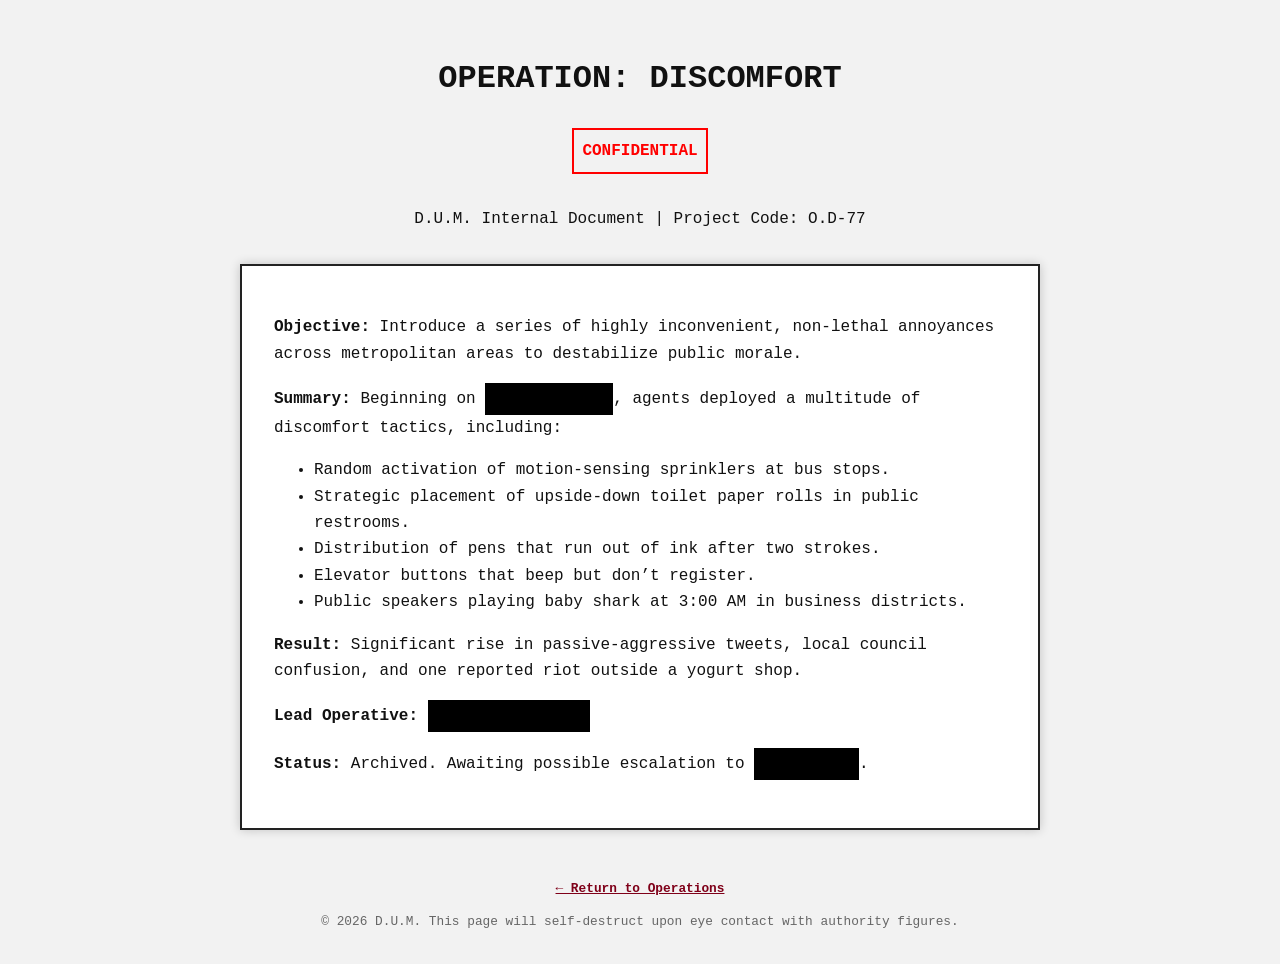
<file: ops_operation-discomfort.html>
<!DOCTYPE html>
<html lang="en">
<head>
  <meta charset="UTF-8">
  <meta name="viewport" content="width=device-width, initial-scale=1.0">
  <title>Operation: Discomfort</title>
  <meta name="description" content="Declassified D.U.M. case study on aquatic predator containment, laser arrays, and hero intimidation metrics.">
  <link rel="canonical" href="https://canadianbac0n1.github.io/Henchmen-App/ops_operation-discomfort.html">
  <meta property="og:type" content="article">
  <meta property="og:title" content="Operation: Discomfort">
  <meta property="og:description" content="A D.U.M. case study on sharks, lasers, and measurable hero discomfort.">
  <meta property="og:url" content="https://canadianbac0n1.github.io/Henchmen-App/ops_operation-discomfort.html">
  <style>
    body {
      background-color: #f2f2f2;
      color: #111;
      font-family: "Courier New", Courier, monospace;
      padding: 2rem;
    }
    header {
      text-align: center;
      margin-bottom: 2rem;
    }
    h1 {
      font-size: 2rem;
      text-transform: uppercase;
    }
    .classified {
      font-size: 1.2rem;
      background-color: black;
      color: black;
      display: inline-block;
      padding: 0 0.4rem;
    }
    .report {
      max-width: 800px;
      margin: auto;
      background: white;
      padding: 2rem;
      box-shadow: 0 0 10px rgba(0,0,0,0.2);
      border: 2px solid #222;
    }
    .stamp {
      text-transform: uppercase;
      font-weight: bold;
      color: red;
      border: 2px solid red;
      padding: 0.5rem;
      display: inline-block;
      margin-bottom: 1rem;
    }
    footer {
      text-align: center;
      margin-top: 3rem;
      font-size: 0.8rem;
      color: #666;
    }
  </style>
  <link rel="stylesheet" href="dossier.css">
  <script src="site.js" defer></script>
</head>
<body>
  <header>
    <h1>Operation: Discomfort</h1>
    <div class="stamp">CONFIDENTIAL</div>
    <p>D.U.M. Internal Document | Project Code: O.D-77</p>
  </header>

  <main class="report">
    <p><strong>Objective:</strong> Introduce a series of highly inconvenient, non-lethal annoyances across metropolitan areas to destabilize public morale.</p>

    <p><strong>Summary:</strong> Beginning on <span class="classified">██/██/2025</span>, agents deployed a multitude of discomfort tactics, including:</p>
    <ul>
      <li>Random activation of motion-sensing sprinklers at bus stops.</li>
      <li>Strategic placement of upside-down toilet paper rolls in public restrooms.</li>
      <li>Distribution of pens that run out of ink after two strokes.</li>
      <li>Elevator buttons that beep but don’t register.</li>
      <li>Public speakers playing baby shark at 3:00 AM in business districts.</li>
    </ul>

    <p><strong>Result:</strong> Significant rise in passive-aggressive tweets, local council confusion, and one reported riot outside a yogurt shop.</p>

    <p><strong>Lead Operative:</strong> <span class="classified">████████ ████</span></p>
    <p><strong>Status:</strong> Archived. Awaiting possible escalation to <span class="classified">Phase ██</span>.</p>
  </main>

  <footer>
    <a class="back-link" href="operations.html">&larr; Return to Operations</a><br>
    &copy; <span data-current-year>2026</span> D.U.M. This page will self-destruct upon eye contact with authority figures.
  </footer>
</body>
</html>
</file>
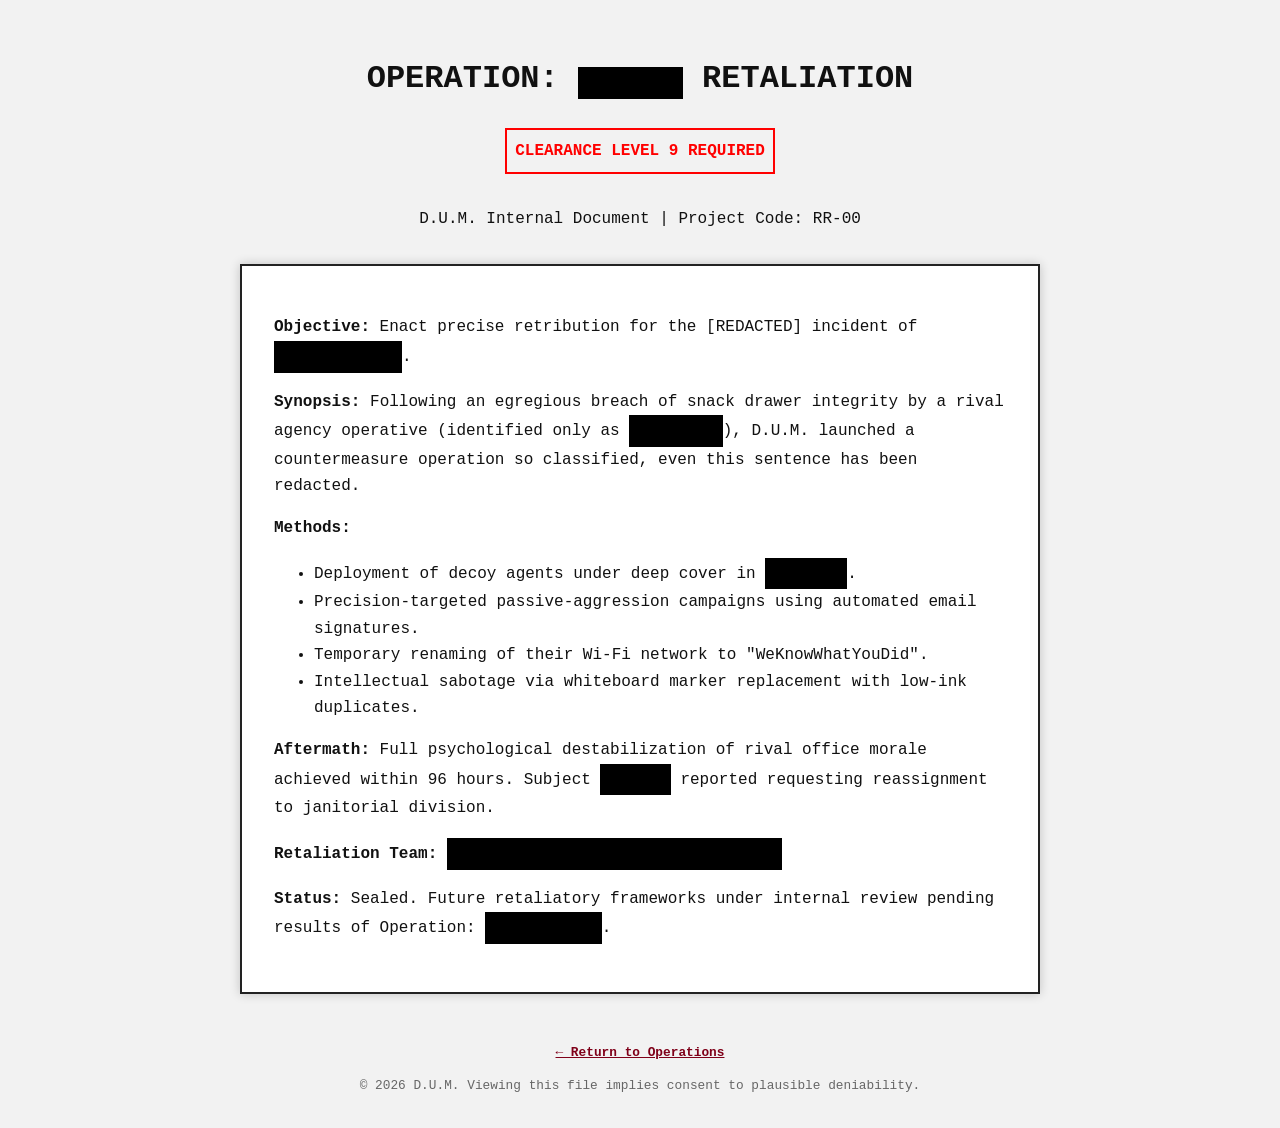
<file: ops_redacted-retaliation.html>
<!DOCTYPE html>
<html lang="en">
<head>
  <meta charset="UTF-8">
  <meta name="viewport" content="width=device-width, initial-scale=1.0">
  <title>Operation: [REDACTED] Retaliation</title>
  <meta name="description" content="Classified D.U.M. dossier on municipal water rerouting, decorative moat construction, and plausible deniability.">
  <link rel="canonical" href="https://canadianbac0n1.github.io/Henchmen-App/ops_redacted-retaliation.html">
  <meta property="og:type" content="article">
  <meta property="og:title" content="Operation: [REDACTED] Retaliation">
  <meta property="og:description" content="A classified dossier on municipal water rerouting and decorative moat construction.">
  <meta property="og:url" content="https://canadianbac0n1.github.io/Henchmen-App/ops_redacted-retaliation.html">
  <style>
    body {
      background-color: #f2f2f2;
      color: #111;
      font-family: "Courier New", Courier, monospace;
      padding: 2rem;
    }
    header {
      text-align: center;
      margin-bottom: 2rem;
    }
    h1 {
      font-size: 2rem;
      text-transform: uppercase;
    }
    .classified {
      font-size: 1.2rem;
      background-color: black;
      color: black;
      display: inline-block;
      padding: 0 0.4rem;
    }
    .report {
      max-width: 800px;
      margin: auto;
      background: white;
      padding: 2rem;
      box-shadow: 0 0 10px rgba(0,0,0,0.2);
      border: 2px solid #222;
    }
    .stamp {
      text-transform: uppercase;
      font-weight: bold;
      color: red;
      border: 2px solid red;
      padding: 0.5rem;
      display: inline-block;
      margin-bottom: 1rem;
    }
    footer {
      text-align: center;
      margin-top: 3rem;
      font-size: 0.8rem;
      color: #666;
    }
  </style>
  <link rel="stylesheet" href="dossier.css">
  <script src="site.js" defer></script>
</head>
<body>
  <header>
    <h1>Operation: <span class="classified">REDACTED</span> Retaliation</h1>
    <div class="stamp">CLEARANCE LEVEL 9 REQUIRED</div>
    <p>D.U.M. Internal Document | Project Code: RR-00</p>
  </header>

  <main class="report">
    <p><strong>Objective:</strong> Enact precise retribution for the [REDACTED] incident of <span class="classified">██/██/████</span>.</p>

    <p><strong>Synopsis:</strong> Following an egregious breach of snack drawer integrity by a rival agency operative (identified only as <span class="classified">███████</span>), D.U.M. launched a countermeasure operation so classified, even this sentence has been redacted.</p>

    <p><strong>Methods:</strong></p>
    <ul>
      <li>Deployment of decoy agents under deep cover in <span class="classified">██████</span>.</li>
      <li>Precision-targeted passive-aggression campaigns using automated email signatures.</li>
      <li>Temporary renaming of their Wi-Fi network to "WeKnowWhatYouDid".</li>
      <li>Intellectual sabotage via whiteboard marker replacement with low-ink duplicates.</li>
    </ul>

    <p><strong>Aftermath:</strong> Full psychological destabilization of rival office morale achieved within 96 hours. Subject <span class="classified">█████</span> reported requesting reassignment to janitorial division.</p>

    <p><strong>Retaliation Team:</strong> <span class="classified">████████, ████████, ████████</span></p>
    <p><strong>Status:</strong> Sealed. Future retaliatory frameworks under internal review pending results of Operation: <span class="classified">█████████</span>.</p>
  </main>

  <footer>
    <a class="back-link" href="operations.html">&larr; Return to Operations</a><br>
    &copy; <span data-current-year>2026</span> D.U.M. Viewing this file implies consent to plausible deniability.
  </footer>
</body>
</html>
</file>
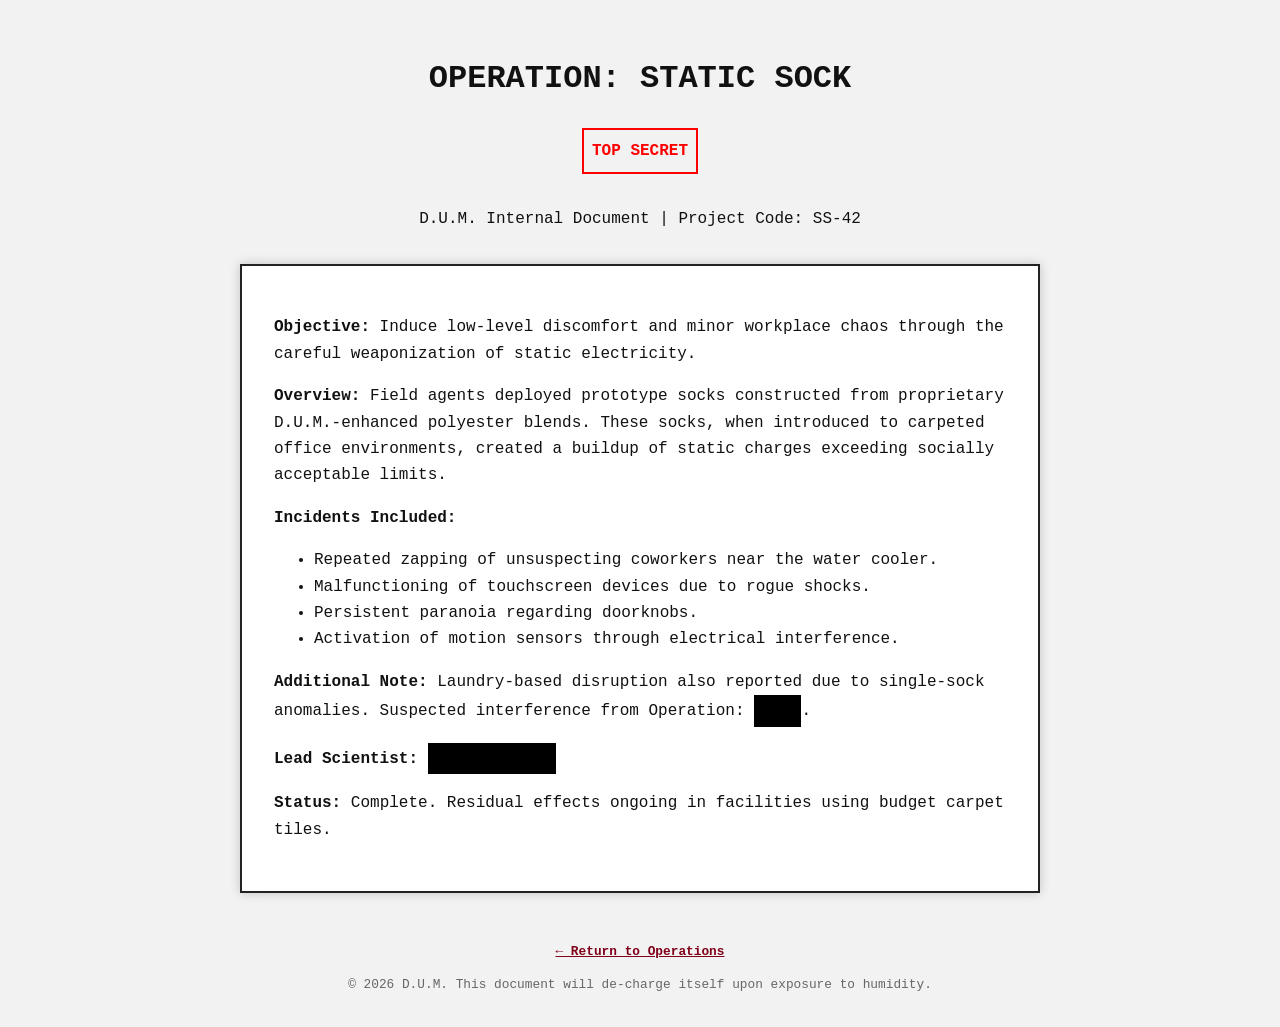
<file: ops_static-sock.html>
<!DOCTYPE html>
<html lang="en">
<head>
  <meta charset="UTF-8">
  <meta name="viewport" content="width=device-width, initial-scale=1.0">
  <title>Operation: Static Sock</title>
  <meta name="description" content="Declassified D.U.M. field report on the careful weaponization of static electricity and budget carpet tiles.">
  <link rel="canonical" href="https://canadianbac0n1.github.io/Henchmen-App/ops_static-sock.html">
  <meta property="og:type" content="article">
  <meta property="og:title" content="Operation: Static Sock">
  <meta property="og:description" content="A D.U.M. field report on weaponized static electricity and minor workplace chaos.">
  <meta property="og:url" content="https://canadianbac0n1.github.io/Henchmen-App/ops_static-sock.html">
  <style>
    body {
      background-color: #f2f2f2;
      color: #111;
      font-family: "Courier New", Courier, monospace;
      padding: 2rem;
    }
    header {
      text-align: center;
      margin-bottom: 2rem;
    }
    h1 {
      font-size: 2rem;
      text-transform: uppercase;
    }
    .classified {
      font-size: 1.2rem;
      background-color: black;
      color: black;
      display: inline-block;
      padding: 0 0.4rem;
    }
    .report {
      max-width: 800px;
      margin: auto;
      background: white;
      padding: 2rem;
      box-shadow: 0 0 10px rgba(0,0,0,0.2);
      border: 2px solid #222;
    }
    .stamp {
      text-transform: uppercase;
      font-weight: bold;
      color: red;
      border: 2px solid red;
      padding: 0.5rem;
      display: inline-block;
      margin-bottom: 1rem;
    }
    footer {
      text-align: center;
      margin-top: 3rem;
      font-size: 0.8rem;
      color: #666;
    }
  </style>
  <link rel="stylesheet" href="dossier.css">
  <script src="site.js" defer></script>
</head>
<body>
  <header>
    <h1>Operation: Static Sock</h1>
    <div class="stamp">TOP SECRET</div>
    <p>D.U.M. Internal Document | Project Code: SS-42</p>
  </header>

  <main class="report">
    <p><strong>Objective:</strong> Induce low-level discomfort and minor workplace chaos through the careful weaponization of static electricity.</p>

    <p><strong>Overview:</strong> Field agents deployed prototype socks constructed from proprietary D.U.M.-enhanced polyester blends. These socks, when introduced to carpeted office environments, created a buildup of static charges exceeding socially acceptable limits.</p>

    <p><strong>Incidents Included:</strong></p>
    <ul>
      <li>Repeated zapping of unsuspecting coworkers near the water cooler.</li>
      <li>Malfunctioning of touchscreen devices due to rogue shocks.</li>
      <li>Persistent paranoia regarding doorknobs.</li>
      <li>Activation of motion sensors through electrical interference.</li>
    </ul>

    <p><strong>Additional Note:</strong> Laundry-based disruption also reported due to single-sock anomalies. Suspected interference from Operation: <span class="classified">███</span>.</p>

    <p><strong>Lead Scientist:</strong> <span class="classified">██████████</span></p>
    <p><strong>Status:</strong> Complete. Residual effects ongoing in facilities using budget carpet tiles.</p>
  </main>

  <footer>
    <a class="back-link" href="operations.html">&larr; Return to Operations</a><br>
    &copy; <span data-current-year>2026</span> D.U.M. This document will de-charge itself upon exposure to humidity.
  </footer>
</body>
</html>
</file>
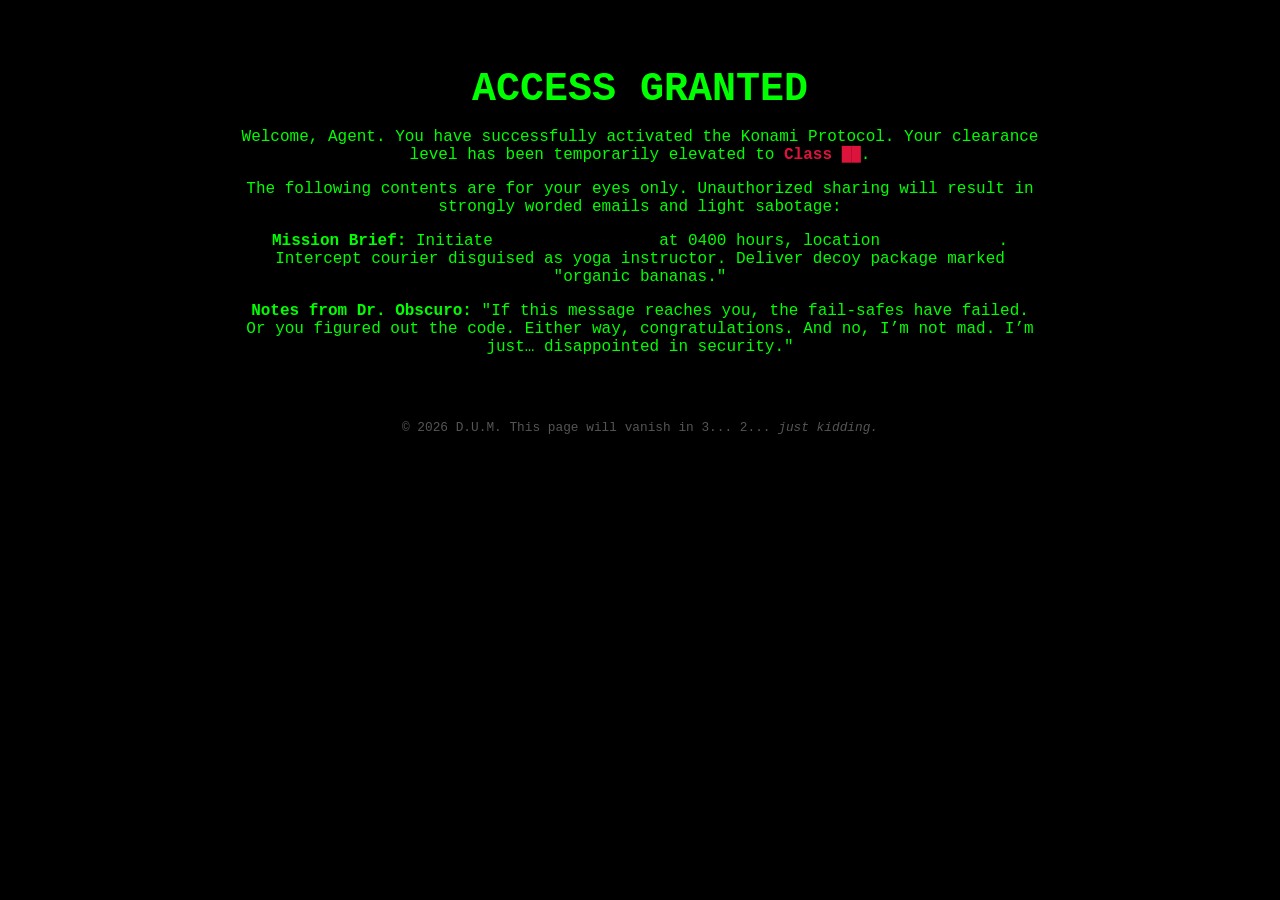
<file: secret.html>
<!DOCTYPE html>
<html lang="en">
<head>
  <meta name="robots" content="noindex, nofollow">
  <meta charset="UTF-8">
  <meta name="viewport" content="width=device-width, initial-scale=1.0">
  <title>🔒 D.U.M. Secure Access</title>
  <meta name="description" content="Restricted D.U.M. operational briefing for agents who have activated the Konami Protocol.">
  <script src="site.js" defer></script>
  <style>
    body {
      background-color: #000;
      color: #0f0;
      font-family: 'Courier New', Courier, monospace;
      padding: 2rem;
      text-align: center;
    }
    h1 {
      font-size: 2.5rem;
      margin-bottom: 1rem;
    }
    p {
      max-width: 800px;
      margin: 1rem auto;
    }
    .redacted {
      background-color: black;
      color: black;
      padding: 0 0.4rem;
      border-radius: 2px;
    }
    .access {
      color: crimson;
      font-weight: bold;
      margin-top: 2rem;
    }
    footer {
      margin-top: 4rem;
      font-size: 0.8rem;
      color: #555;
    }
  </style>
</head>
<body>
  <h1>ACCESS GRANTED</h1>
  <p>Welcome, Agent. You have successfully activated the Konami Protocol. Your clearance level has been temporarily elevated to <span class="access">Class ██</span>.</p>

  <p>The following contents are for your eyes only. Unauthorized sharing will result in strongly worded emails and light sabotage:</p>

  <p><strong>Mission Brief:</strong> Initiate <span class="redacted">██████████████</span> at 0400 hours, location <span class="redacted">██████████</span>. Intercept courier disguised as yoga instructor. Deliver decoy package marked "organic bananas."
  </p>

  <p><strong>Notes from Dr. Obscuro:</strong> "If this message reaches you, the fail-safes have failed. Or you figured out the code. Either way, congratulations. And no, I’m not mad. I’m just… disappointed in security."
  </p>

  <footer>
    &copy; <span data-current-year>2026</span> D.U.M. This page will vanish in 3... 2... <em>just kidding.</em>
  </footer>
</body>
</html>
</file>
<file: site.css>
:root {
  color-scheme: dark;
  --accent: #eb1748;
  --accent-hover: #ff3f67;
  --muted: #aaaab7;
  --focus: #ffffff;
}

* {
  box-sizing: border-box;
}

html {
  scroll-behavior: smooth;
}

body {
  min-height: 100vh;
}

::selection {
  background: var(--accent);
  color: #ffffff;
}

.skip-link {
  position: fixed;
  top: 0.75rem;
  left: 0.75rem;
  z-index: 1000;
  padding: 0.65rem 0.9rem;
  border-radius: 6px;
  background: #ffffff;
  color: #0f0f11;
  font-weight: 700;
  transform: translateY(-160%);
  transition: transform 0.15s ease;
}

.skip-link:focus {
  transform: translateY(0);
}

:where(a, button, input, select, textarea):focus-visible {
  outline: 3px solid var(--focus) !important;
  outline-offset: 3px;
  box-shadow: 0 0 0 5px rgba(235, 23, 72, 0.55);
}

header {
  margin-bottom: 0.75rem;
}

header img {
  display: block;
  width: 140px;
  height: 140px;
  margin-inline: auto;
  object-fit: cover;
}

header .subtitle {
  color: var(--muted);
}

nav {
  display: flex;
  width: fit-content;
  max-width: 100%;
  margin: 1.25rem auto 2rem;
  padding: 0.55rem;
  justify-content: center;
  flex-wrap: wrap;
  gap: 0.15rem;
}

nav a {
  margin: 0;
  padding: 0.55rem 0.9rem;
  border-radius: 5px;
}

nav a:hover {
  background: rgba(235, 23, 72, 0.08);
}

nav a.active {
  background: rgba(235, 23, 72, 0.12);
}

.hero-actions {
  display: flex;
  margin: 1.25rem auto 0;
  justify-content: center;
  flex-wrap: wrap;
  gap: 0.75rem;
}

.button {
  display: inline-flex;
  min-height: 44px;
  padding: 0.7rem 1.15rem;
  align-items: center;
  justify-content: center;
  border: 1px solid var(--accent);
  border-radius: 6px;
  color: #ffffff;
  font-weight: 700;
  text-decoration: none;
  transition: background 0.2s ease, border-color 0.2s ease, transform 0.2s ease;
}

.button:hover {
  border-color: var(--accent-hover);
  background: rgba(235, 23, 72, 0.12);
  transform: translateY(-1px);
}

.button-primary {
  background: var(--accent);
}

.button-primary:hover {
  background: var(--accent-hover);
}

.card h2,
.cackle-box h2,
.spotlight h2 {
  margin-top: 0;
  color: var(--accent);
  font-size: 1.25rem;
}

.job-title {
  margin-top: 0;
}

.email-card a {
  color: var(--accent);
  font-weight: 700;
  overflow-wrap: anywhere;
}

.card,
.cackle-box,
.spotlight,
form {
  box-shadow: 0 14px 34px rgba(0, 0, 0, 0.18);
}

.form-note {
  margin: -0.5rem 0 1.25rem;
  color: var(--muted);
  font-size: 0.9rem;
}

.form-status {
  min-height: 1.6rem;
  margin-top: 1rem;
  font-weight: 700;
}

.sound-toggle {
  width: auto;
  margin-top: 1rem;
  padding: 0.45rem 0.75rem;
  border: 1px solid var(--border);
  border-radius: 999px;
  background: transparent;
  color: var(--muted);
  font: inherit;
  font-size: 0.8rem;
  cursor: pointer;
}

.op-actions {
  display: flex;
  align-items: flex-start;
  flex-wrap: wrap;
  gap: 0.65rem;
}

.sound-toggle:hover {
  border-color: var(--accent);
  color: #ffffff;
}

@media (max-width: 600px) {
  body {
    padding: 1rem 0.75rem;
  }

  header img {
    width: 112px;
    height: 112px;
    margin-bottom: 0.65rem;
  }

  h1 {
    font-size: clamp(2rem, 11vw, 2.45rem);
    line-height: 1.15;
  }

  .tagline {
    margin-bottom: 0.5rem;
    font-size: 1rem;
  }

  header .subtitle {
    margin: 0.4rem auto 0;
    font-size: 0.92rem;
  }

  nav {
    width: 100%;
    margin-block: 1.25rem;
    padding: 0.4rem;
  }

  nav a {
    flex: 1 1 30%;
    padding: 0.6rem 0.4rem;
    text-align: center;
    font-size: 0.8rem;
  }

  .hero-actions {
    margin-top: 1rem;
  }

  .button {
    width: min(100%, 310px);
  }

  .counter-banner {
    margin-top: 1.25rem;
    padding: 1.25rem;
  }

  .card,
  .cackle-box,
  .spotlight,
  form {
    padding: 1.25rem;
  }
}

@media (prefers-reduced-motion: reduce) {
  html {
    scroll-behavior: auto;
  }

  *,
  *::before,
  *::after {
    scroll-behavior: auto !important;
    transition-duration: 0.01ms !important;
    animation-duration: 0.01ms !important;
    animation-iteration-count: 1 !important;
  }
}
</file>
<file: dossier.css>
* {
  box-sizing: border-box;
}

body {
  margin: 0;
  line-height: 1.65;
}

.back-link {
  display: inline-block;
  margin-bottom: 0.75rem;
  color: #7f0019;
  font-weight: 700;
}

:where(a):focus-visible {
  outline: 3px solid #b00020;
  outline-offset: 3px;
}

@media (max-width: 600px) {
  body {
    padding: 0.75rem;
  }

  header {
    margin-bottom: 1.25rem;
  }

  h1 {
    font-size: 1.55rem;
    line-height: 1.2;
  }

  .report {
    padding: 1.25rem;
  }
}
</file>
